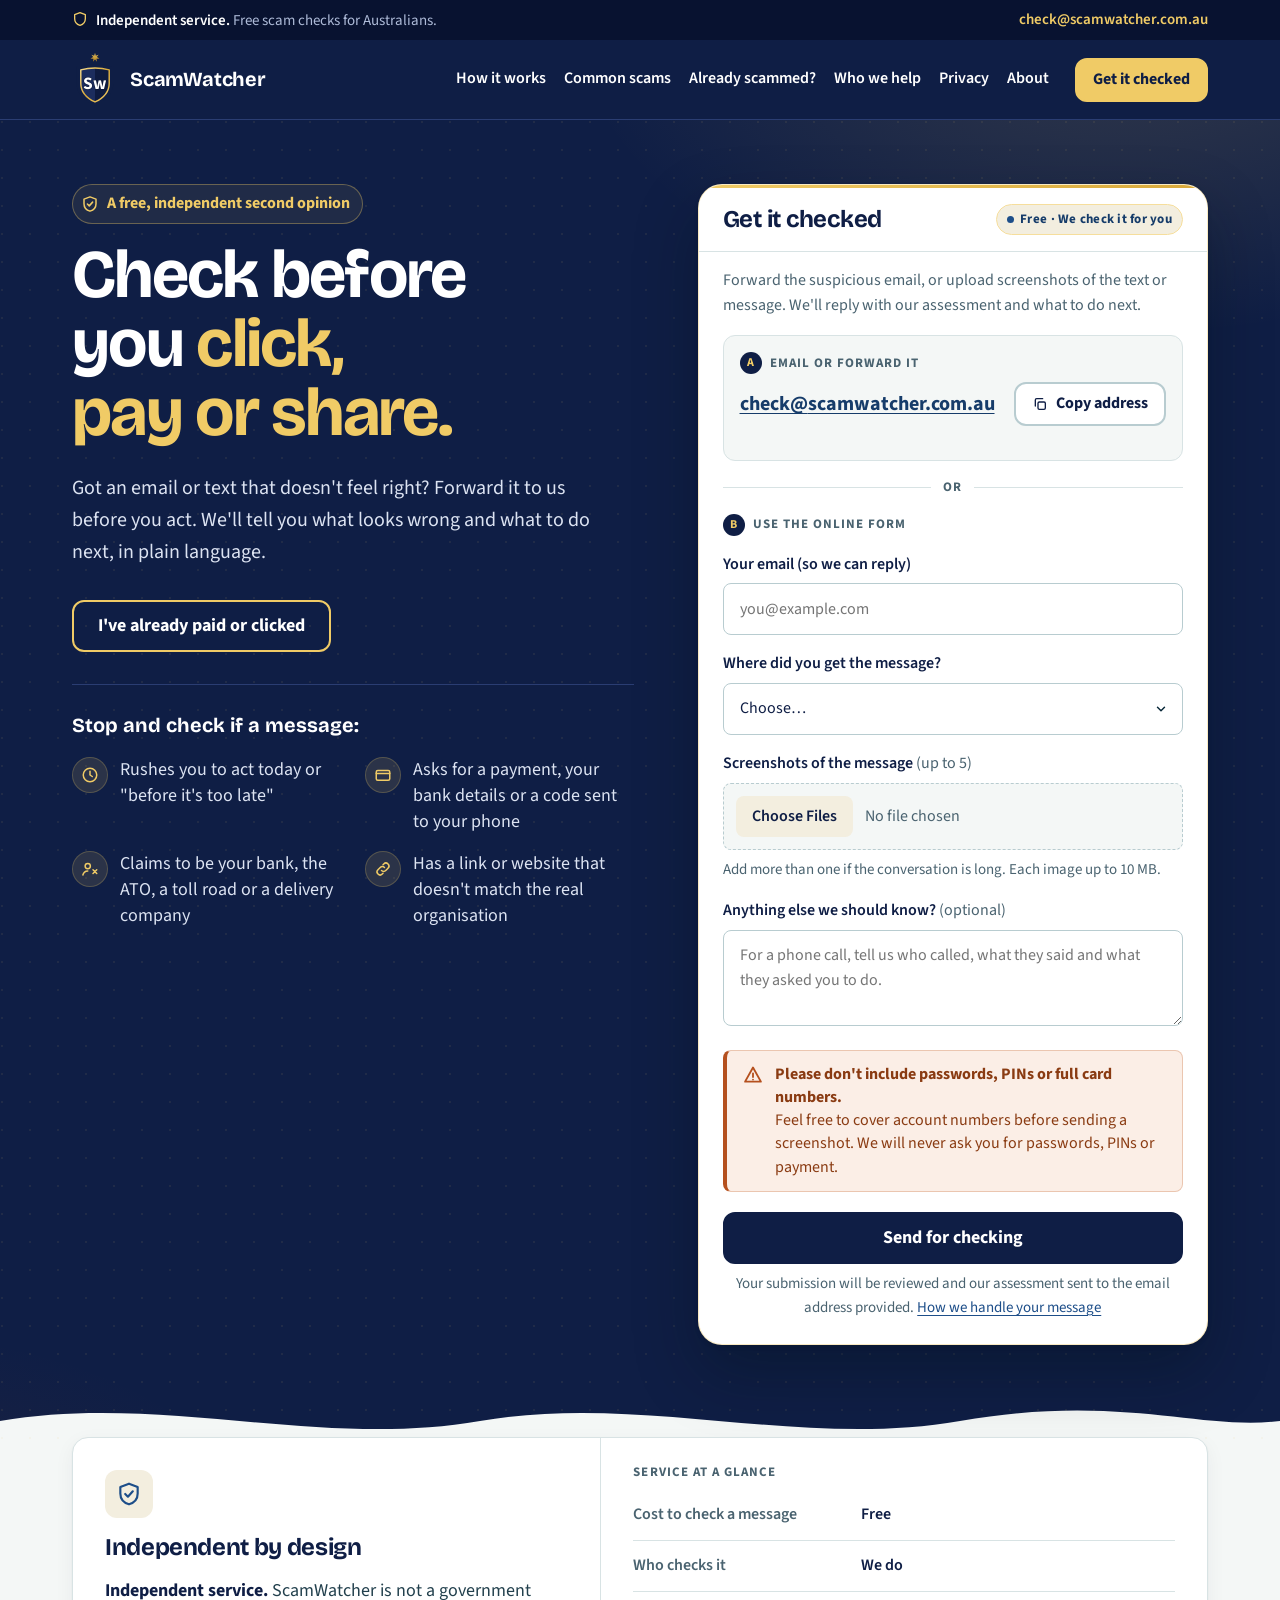
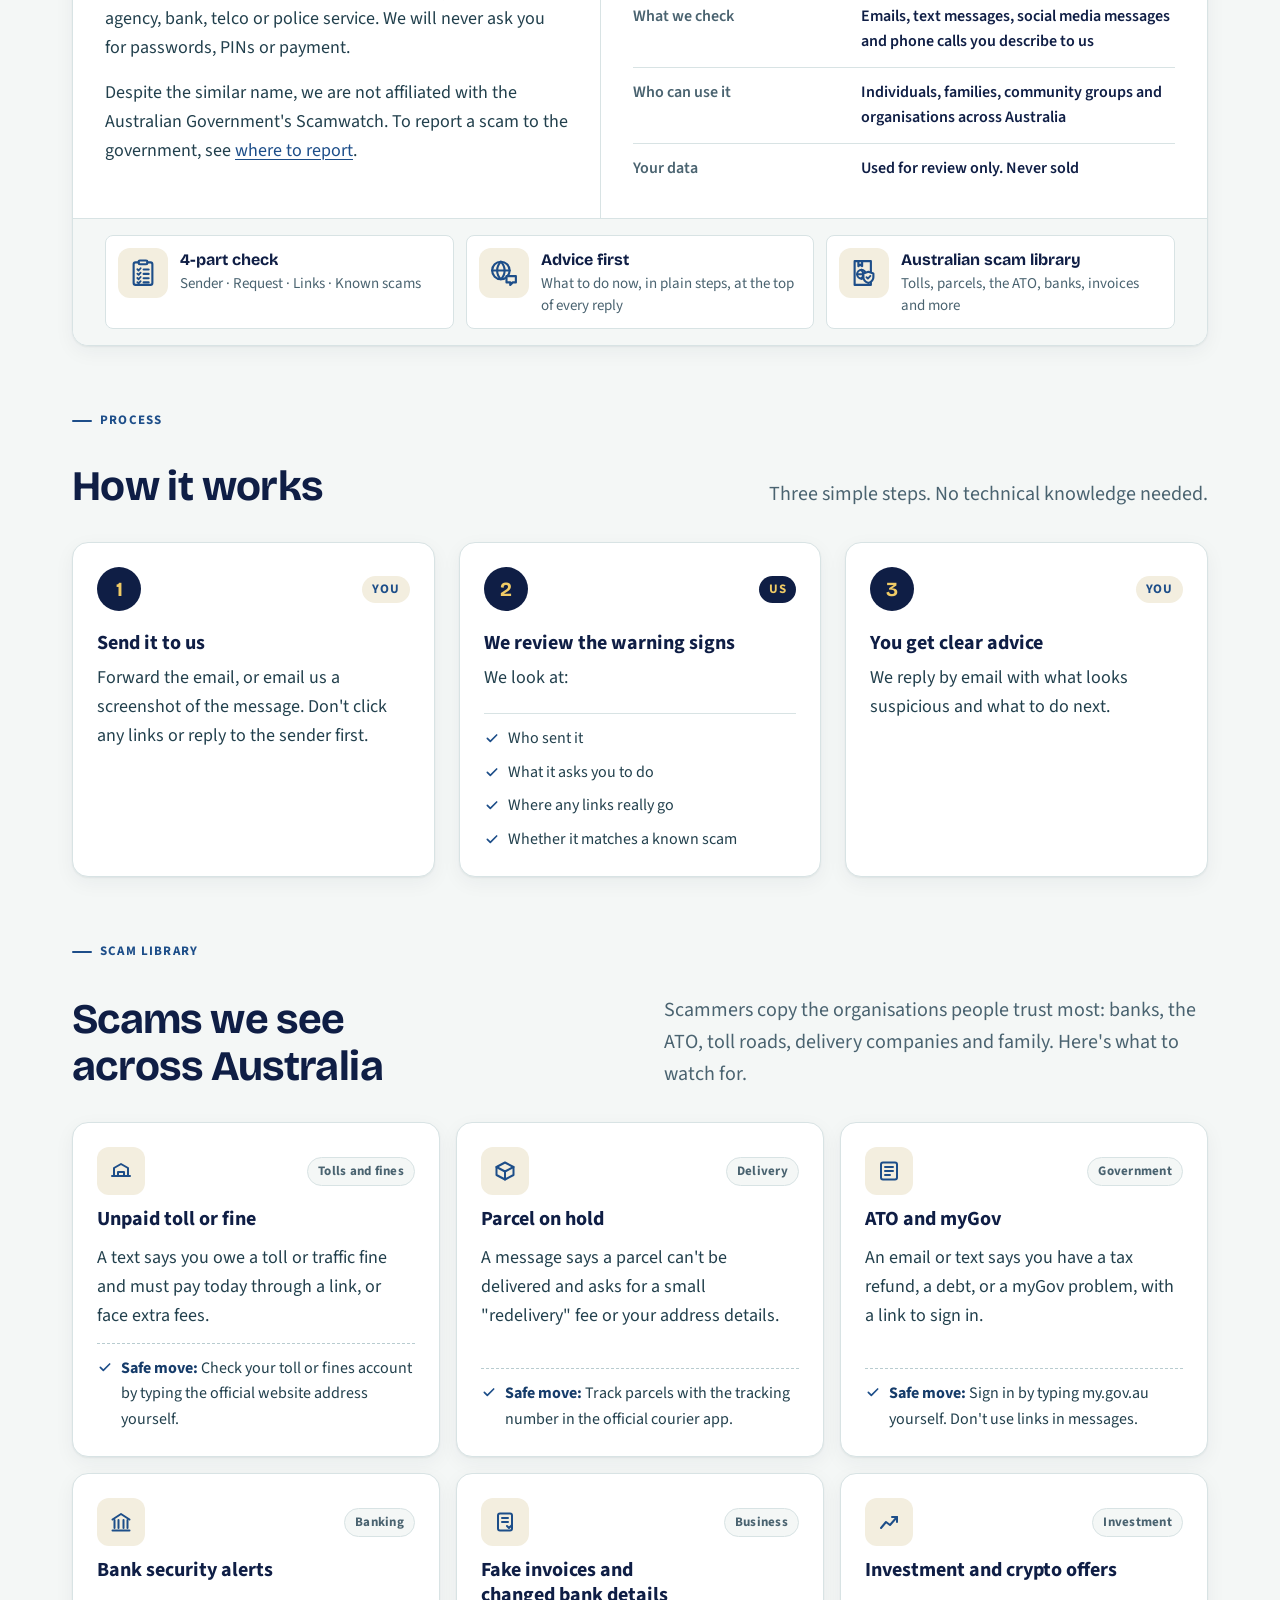
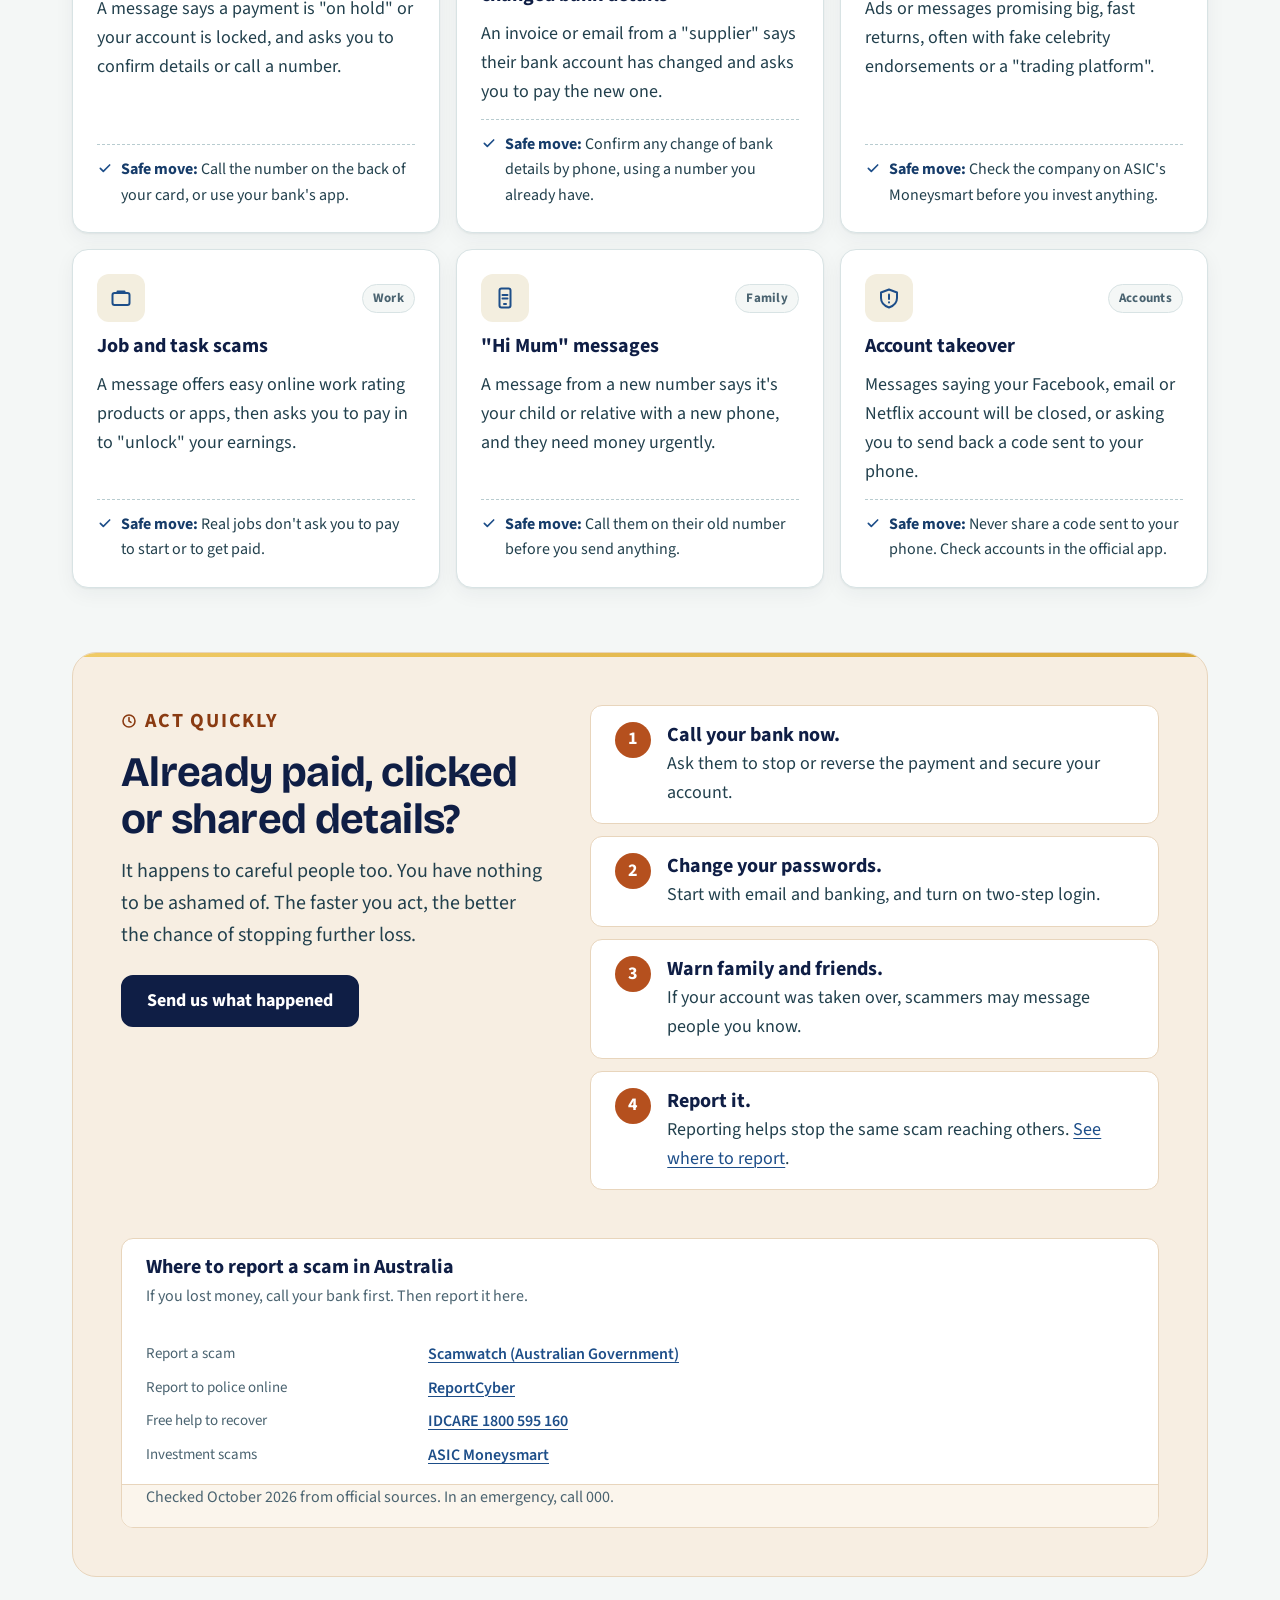
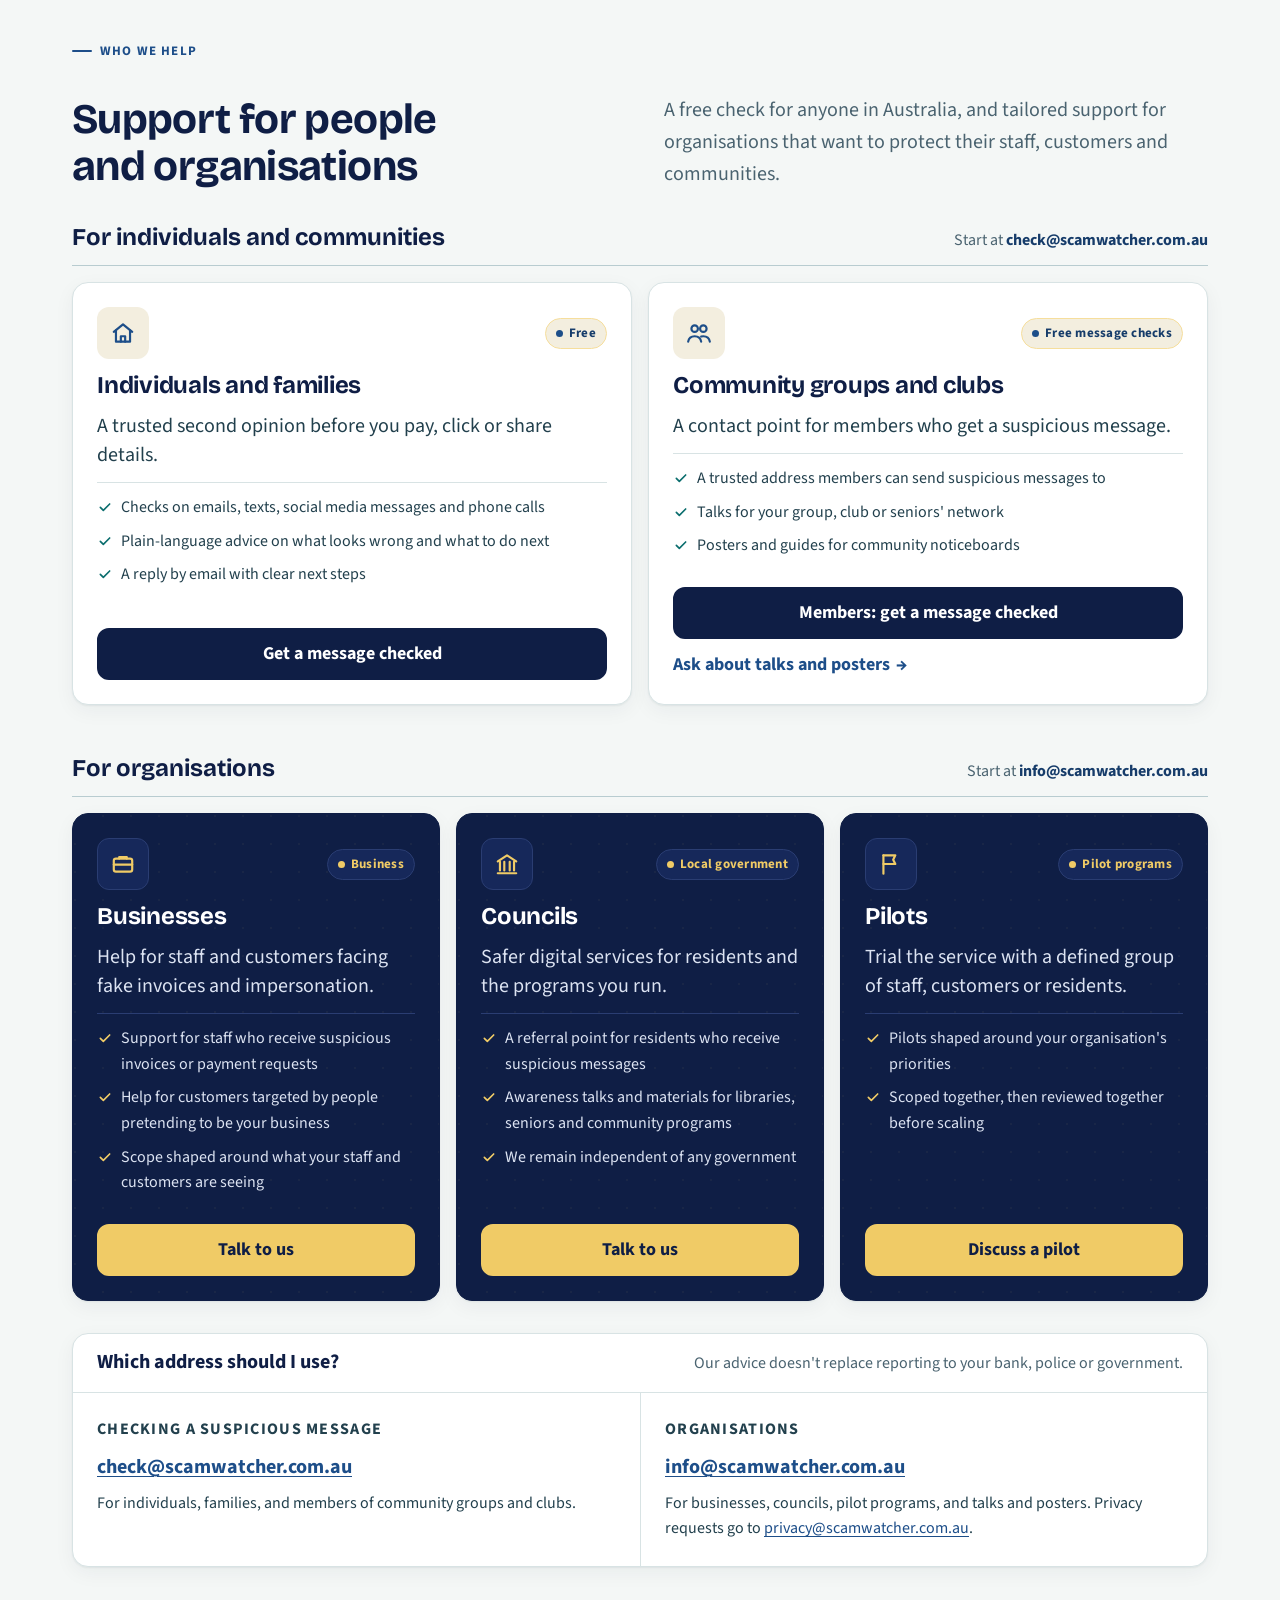
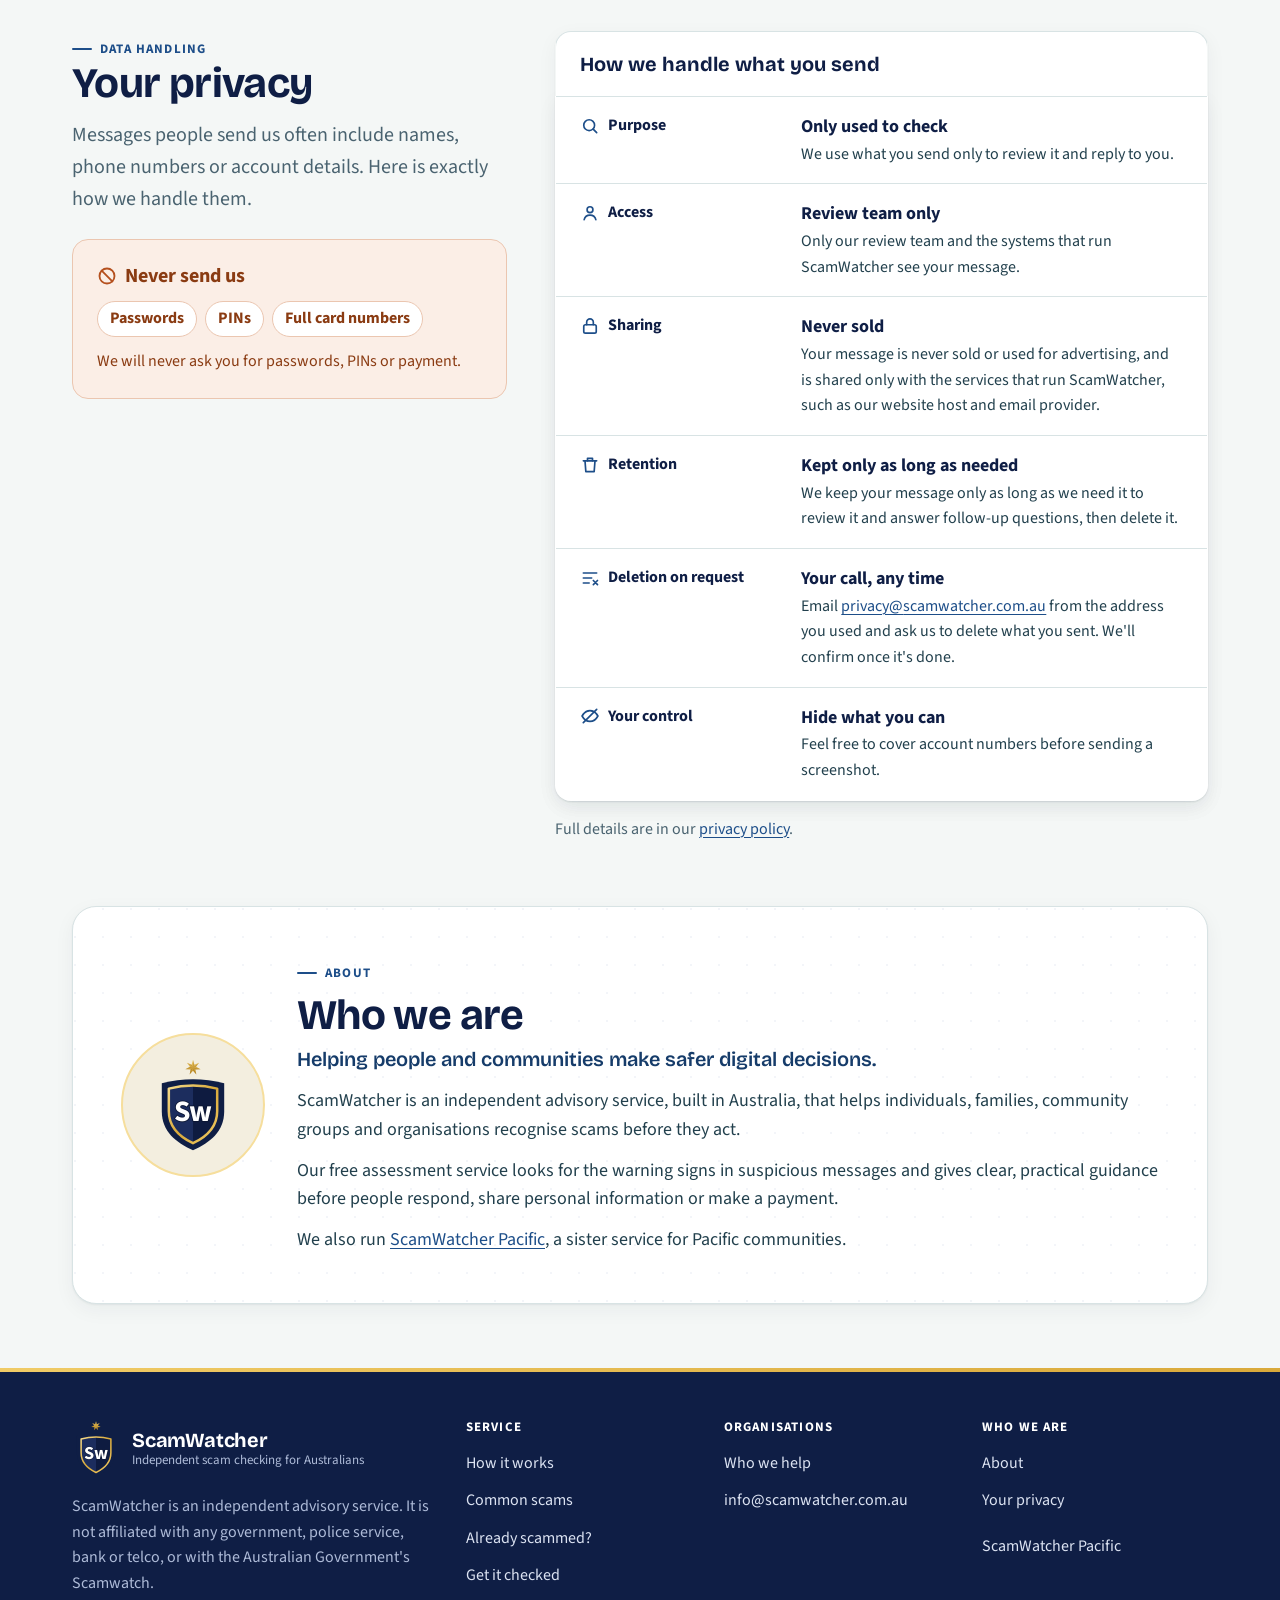
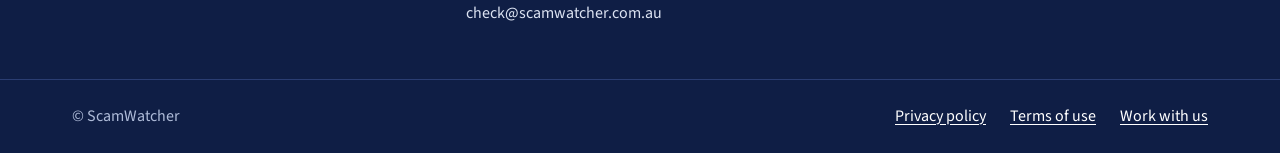
<file: site/index.html>
<!doctype html>
<html lang="en">
<head>
<meta charset="utf-8">
<meta name="viewport" content="width=device-width, initial-scale=1, viewport-fit=cover">
<title>ScamWatcher | Check before you click, pay or share</title>
<meta name="description" content="Independent scam checking for Australians. Forward a suspicious message and get clear advice on what to do next.">
<meta name="theme-color" content="#0F1E45">
<link rel="canonical" href="https://scamwatcher.com.au/">
<!-- Link previews on Facebook, WhatsApp, Messenger and others -->
<meta property="og:type" content="website">
<meta property="og:site_name" content="ScamWatcher">
<meta property="og:url" content="https://scamwatcher.com.au/">
<meta property="og:title" content="ScamWatcher | Check before you click, pay or share">
<meta property="og:description" content="Got a strange message on Facebook, WhatsApp, text or email? Send it to us before you act. Free, independent scam checking.">
<meta property="og:image" content="https://scamwatcher.com.au/share-preview.png">
<meta property="og:image:width" content="1200">
<meta property="og:image:height" content="630">
<meta property="og:image:alt" content="ScamWatcher: Check before you click, pay or share.">
<meta property="og:locale" content="en_AU">
<meta name="twitter:card" content="summary_large_image">
<!-- Favicon: simplified shield-and-star mark (letters are too small to read at tab size) -->
<link rel="icon" href="data:image/svg+xml,%3Csvg xmlns='http://www.w3.org/2000/svg' viewBox='0 0 100 120'%3E%3Cpath d='M50 2 51.8 8.4 57.8 5.8 53.9 11.1 59.8 14.2 53.1 14.5 54.3 21 50 16 45.7 21 46.9 14.5 40.2 14.2 46.1 11.1 42.2 5.8 48.2 8.4Z' fill='%23D9A93A'/%3E%3Cpath d='M10 32Q50 22 90 32V68C90 94 72 108 50 118 28 108 10 94 10 68Z' fill='%230F1E45'/%3E%3Cpath d='M19 39Q50 31 81 39V68C81 89 67 101 50 109 33 101 19 89 19 68Z' fill='%231C2D5E' stroke='%23E2B64C' stroke-width='5'/%3E%3Cpath d='M50 33V108C67 100 81 89 81 68V39Q66 35 50 33Z' fill='%230E1B40'/%3E%3Ctext x='50' y='84' text-anchor='middle' font-family='Arial,sans-serif' font-weight='700' font-size='46' fill='%23fff'%3ES%3C/text%3E%3C/svg%3E">
<link rel="preconnect" href="https://fonts.googleapis.com">
<link rel="preconnect" href="https://fonts.gstatic.com" crossorigin>
<!-- Only the weights in use are requested; display=swap shows system text immediately on slow connections. -->
<link href="https://fonts.googleapis.com/css2?family=Bricolage+Grotesque:opsz,wght@12..96,600;12..96,700&family=Source+Sans+3:wght@400;600;700&display=swap" rel="stylesheet">
<style>
/* ==========================================================
   Design tokens
   ========================================================== */
:root{
  /* Palette: ocean navy + lagoon, with sand and coral used sparingly */
  --ocean-950:#081230;
  --ocean:#0F1E45;
  --ocean-2:#16285A;
  --ocean-3:#2A3D72;
  --lagoon:#F0CB66;
  --lagoon-200:#F6DE9C;
  --lagoon-soft:#F3EEDF;
  --teal:#1D4E89;
  --teal-dark:#163C6A;
  --ground:#F4F7F6;
  --surface:#FFFFFF;
  --sand:#F7EEE2;
  --sand-deep:#E8D5BC;
  --coral:#B5501E;
  --coral-ink:#8A3B12;
  --coral-soft:#FBEEE6;
  --coral-line:#EBC6B0;
  --ink:#22404D;
  --ink-strong:#0F1E45;
  --muted:#4A6370;
  --line:#D8E3E4;
  --line-strong:#B8CCD0;
  --on-dark:#DCE3F2;
  --on-dark-muted:#AEBBD8;
  --focus:#F2B84B;

  /* Type */
  --display:'Bricolage Grotesque','Segoe UI',system-ui,-apple-system,sans-serif;
  --body:'Source Sans 3','Segoe UI',system-ui,-apple-system,sans-serif;
  --fs-2xs:.8125rem;  /* 13: labels only */
  --fs-xs:.9375rem;   /* 15 */
  --fs-sm:1rem;       /* 16 */
  --fs-base:1.125rem; /* 18: larger default for older readers */
  --fs-md:1.25rem;    /* 20 */
  --fs-lg:1.5rem;     /* 24 */
  --fs-xl:clamp(1.875rem,1.35rem + 2vw,2.625rem);
  --fs-hero:clamp(2.5rem,1.6rem + 4.2vw,4.25rem);

  /* Spacing scale (4px base) */
  --s1:4px; --s2:8px; --s3:12px; --s4:16px; --s5:24px; --s6:32px; --s7:48px; --s8:64px; --s9:96px;

  /* Shape and depth */
  --r-sm:8px; --r-md:12px; --r-lg:16px; --r-xl:24px;
  --shadow:0 1px 2px rgba(11,42,58,.06),0 6px 20px rgba(11,42,58,.05);
  --shadow-lg:0 2px 4px rgba(3,15,22,.12),0 28px 64px rgba(3,15,22,.32);

  --max:1200px;

  /* Background textures as tiny inline SVG (no extra downloads) */
  /* Stick-chart inspired: swell lines with island points, after Marshallese navigation charts */
  --motif-chart:url("data:image/svg+xml,%3Csvg xmlns='http://www.w3.org/2000/svg' width='28' height='28'%3E%3Ccircle cx='2' cy='2' r='1' fill='%23F0CB66' fill-opacity='.10'/%3E%3C/svg%3E");
  /* Light stick-chart for pale surfaces */
  --motif-chart-ink:url("data:image/svg+xml,%3Csvg xmlns='http://www.w3.org/2000/svg' width='28' height='28'%3E%3Ccircle cx='2' cy='2' r='1' fill='%231D4E89' fill-opacity='.07'/%3E%3C/svg%3E");
  /* Woven / tapa-inspired band: alternating triangles */
  --motif-weave:url("data:image/svg+xml,%3Csvg xmlns='http://www.w3.org/2000/svg' width='24' height='10' viewBox='0 0 24 10'%3E%3Cpath d='M0 10 L6 0 L12 10 Z' fill='%23B5501E' fill-opacity='.55'/%3E%3Cpath d='M12 0 L18 10 L24 0 Z' fill='%230B2A3A' fill-opacity='.85'/%3E%3C/svg%3E");
  --motif-weave-light:url("data:image/svg+xml,%3Csvg xmlns='http://www.w3.org/2000/svg' width='24' height='10' viewBox='0 0 24 10'%3E%3Cpath d='M0 10 L6 0 L12 10 Z' fill='%23F0CB66' fill-opacity='.55'/%3E%3Cpath d='M12 0 L18 10 L24 0 Z' fill='%23F6EBDD' fill-opacity='.35'/%3E%3C/svg%3E");
  --select-arrow:url("data:image/svg+xml,%3Csvg xmlns='http://www.w3.org/2000/svg' width='14' height='14' viewBox='0 0 24 24' fill='none' stroke='%230B2A3A' stroke-width='2.5' stroke-linecap='round' stroke-linejoin='round'%3E%3Cpath d='M6 9l6 6 6-6'/%3E%3C/svg%3E");
}

/* ==========================================================
   Base
   ========================================================== */
*,*::before,*::after{box-sizing:border-box}
html{scroll-behavior:smooth;scroll-padding-top:calc(env(safe-area-inset-top,0px) + 12px);-webkit-text-size-adjust:100%;text-size-adjust:100%}
@media (prefers-reduced-motion:reduce){
  html{scroll-behavior:auto}
  *,*::before,*::after{transition:none!important;animation:none!important}
}
body{margin:0;background:var(--ground);color:var(--ink);font-family:var(--body);font-size:var(--fs-base);line-height:1.6;padding-bottom:env(safe-area-inset-bottom,0px);overflow-x:hidden}
img,svg{max-width:100%}
a{color:var(--teal);text-underline-offset:3px;text-decoration-thickness:1px}
a:hover{color:var(--ocean)}
:focus-visible{outline:3px solid var(--focus);outline-offset:3px;border-radius:6px}
h1,h2,h3{color:var(--ink-strong);margin:0;text-wrap:balance}
h1,h2{font-family:var(--display);font-weight:700;letter-spacing:-.015em}
h2{font-size:var(--fs-xl);line-height:1.12;margin-bottom:var(--s3)}
h3{font-size:var(--fs-md);line-height:1.25;margin-bottom:var(--s2);font-weight:700}
p{margin:0}
ul,ol{margin:0;padding:0}
table{border-collapse:collapse;width:100%}
.wrap{max-width:var(--max);margin:0 auto;padding-inline:var(--s4)}
.section{padding-block:var(--s7)}
.section-head{display:grid;gap:var(--s3);margin-bottom:var(--s6)}
.section-head h2{margin-bottom:0;max-width:20ch}
.lead{color:var(--muted);font-size:var(--fs-md);max-width:620px}
.skip{position:absolute;left:-9999px;top:0;background:#fff;color:var(--ocean);padding:var(--s3) var(--s4);z-index:50;font-weight:700}
.skip:focus{left:var(--s3);top:var(--s3)}
.visually-hidden{position:absolute!important;width:1px;height:1px;padding:0;margin:-1px;overflow:hidden;clip:rect(0,0,0,0);white-space:nowrap;border:0}

/* Eyebrow labels give each section a clear, product-like index */
.eyebrow{display:inline-flex;align-items:center;gap:var(--s2);font-size:var(--fs-2xs);font-weight:700;letter-spacing:.09em;text-transform:uppercase;color:var(--teal)}
.eyebrow::before{content:"";width:20px;height:2px;background:currentColor;border-radius:2px}
.eyebrow-num{font-variant-numeric:tabular-nums;color:var(--muted)}
.on-dark .eyebrow,.eyebrow.on-dark{color:var(--lagoon)}

/* Woven band used to mark key transitions */
.weave{height:4px;background:linear-gradient(90deg,#F0CB66,#D9A93A)}
.weave-light{background-image:var(--motif-weave-light)}
.weave-thin{height:3px}

/* Placeholders: visible, dashed, impossible to miss before launch */
.placeholder{display:flex;align-items:center;justify-content:center;min-height:56px;padding:var(--s2) var(--s3);border:1.5px dashed var(--line-strong);border-radius:var(--r-sm);color:var(--muted);font-size:var(--fs-2xs);font-weight:600;text-align:center;background:var(--surface)}
.ph{background:#FFF7E3;border-bottom:1.5px dashed #C9A24A;padding:0 .2em;border-radius:3px;font-weight:600;color:inherit}
.on-dark .ph,.aud-org .ph{background:rgba(242,184,75,.16);border-bottom-color:var(--focus)}

/* ==========================================================
   Buttons
   ========================================================== */
.btn{display:inline-flex;align-items:center;justify-content:center;gap:var(--s2);min-height:52px;padding:var(--s3) var(--s5);border-radius:var(--r-md);font-weight:700;text-decoration:none;font-family:inherit;font-size:var(--fs-base);line-height:1.2;cursor:pointer;border:2px solid transparent;text-align:center;transition:background-color .15s,border-color .15s,color .15s}
.btn-primary{background:var(--lagoon);color:var(--ocean);border-color:var(--lagoon)}
.btn-primary:hover{background:#9EDFD6;border-color:#9EDFD6;color:var(--ocean)}
.btn-dark{background:var(--ocean);color:#fff;border-color:var(--ocean)}
.btn-dark:hover{background:var(--teal-dark);border-color:var(--teal-dark);color:#fff}
.btn-outline{border-color:var(--lagoon);color:#fff;background:transparent}
.btn-outline:hover{background:var(--ocean-2);color:#fff}
.btn-line{border-color:var(--line-strong);color:var(--ink-strong);background:var(--surface)}
.btn-line:hover{border-color:var(--teal);color:var(--teal-dark)}
.btn-sm{min-height:44px;padding:var(--s2) var(--s4);font-size:var(--fs-sm)}
.btn svg{flex:none}
.link-arrow{display:inline-flex;align-items:center;gap:6px;font-weight:700;text-decoration:none}
.link-arrow:hover{text-decoration:underline}

/* ==========================================================
   Independence bar + header
   ========================================================== */
.util{background:var(--ocean-950);color:var(--on-dark-muted);font-size:var(--fs-xs);padding-top:env(safe-area-inset-top,0px)}
.util .wrap{display:flex;flex-wrap:wrap;align-items:center;justify-content:space-between;gap:var(--s1) var(--s5);padding-block:var(--s2)}
.util p{display:flex;align-items:flex-start;gap:var(--s2);line-height:1.4}
.util p svg{flex:none;margin-top:1px}
.util strong{color:#fff;font-weight:600}
.util a{color:var(--lagoon);font-weight:600;text-decoration:none;display:none}
.util a:hover{color:#fff;text-decoration:underline}

.site-header{background:var(--ocean);color:#fff;border-bottom:1px solid var(--ocean-3);position:relative;z-index:20}
.header-inner{display:flex;flex-wrap:wrap;align-items:center;justify-content:space-between;gap:var(--s3) var(--s4);padding-block:var(--s3)}
.brand{display:flex;align-items:center;gap:var(--s3);color:#fff;text-decoration:none;min-width:0}
.brand:hover{color:#fff}
.brand svg{flex:none}
.brand-name{display:block;font-family:var(--display);font-weight:700;font-size:var(--fs-md);line-height:1.15;letter-spacing:-.01em}
.brand-tag{display:block;font-size:.8125rem;color:var(--on-dark-muted);line-height:1.3}
/* Keep the full desktop nav on one row; the tagline stays in the footer and the independence bar */
@media (min-width:1200px){.site-header .brand-tag{display:none}}
.menu-btn{display:none;align-items:center;gap:var(--s2);min-height:44px;padding:var(--s2) var(--s3);border:1px solid var(--ocean-3);border-radius:var(--r-sm);background:var(--ocean-2);color:#fff;font:inherit;font-size:var(--fs-sm);font-weight:600;cursor:pointer}
.menu-btn .bar-close{display:none}
.menu-btn[aria-expanded="true"] .bar-open{display:none}
.menu-btn[aria-expanded="true"] .bar-close{display:block}
.nav{display:flex;flex-wrap:wrap;align-items:center;gap:var(--s1) var(--s5);width:100%}
.nav a:not(.btn){color:#fff;text-decoration:none;font-weight:600;font-size:var(--fs-sm);padding:var(--s3) 0;border-bottom:2px solid transparent}
.nav a:not(.btn):hover{border-bottom-color:var(--lagoon);color:#fff}
.nav .btn{margin-left:auto}
/* With JS, the small-screen nav collapses behind an accessible toggle. Without JS it simply stays open. */
@media (max-width:1199px){
  .js .menu-btn{display:inline-flex}
  .js .nav{display:none;flex-direction:column;align-items:stretch;gap:0;padding-bottom:var(--s3)}
  .js .nav.open{display:flex}
  .js .nav a:not(.btn){padding:var(--s3) 0;border-bottom:1px solid var(--ocean-3)}
  .js .nav .btn{margin:var(--s4) 0 0}
}

/* ==========================================================
   Hero: the promise and the submission flow, side by side
   ========================================================== */
.hero{position:relative;color:#fff;padding-top:var(--s7);overflow:hidden;background:radial-gradient(900px 520px at 88% -8%,rgba(240,203,102,.16),transparent 62%),radial-gradient(700px 420px at -10% 110%,rgba(181,80,30,.10),transparent 60%),var(--ocean)}
.hero::before{content:"";position:absolute;inset:0;background:var(--motif-chart);background-size:28px 28px;pointer-events:none}
.hero-grid{position:relative;display:grid;gap:var(--s6);grid-template-areas:"intro" "console" "flags"}
.hero-intro{grid-area:intro}
.hero-flags{grid-area:flags}
.console{grid-area:console}
.hero-kicker{display:inline-flex;align-items:center;gap:var(--s2);color:var(--lagoon);font-weight:700;font-size:var(--fs-sm);margin-bottom:var(--s4);padding:6px var(--s3) 6px var(--s2);border:1px solid rgba(240,203,102,.35);border-radius:999px;background:rgba(240,203,102,.08)}
.hero h1{color:#fff;font-size:var(--fs-hero);line-height:1.02;margin-bottom:var(--s5);max-width:13ch;letter-spacing:-.025em}
.hero h1 em{font-style:normal;color:var(--lagoon)}
.hero-text{font-size:var(--fs-md);color:var(--on-dark);max-width:540px;margin-bottom:var(--s6)}
.actions{display:flex;flex-wrap:wrap;gap:var(--s3)}
.actions .btn{flex:1 1 240px}

.hero-flags{border-top:1px solid var(--ocean-3);padding-top:var(--s5)}
.flags-title{font-family:var(--display);font-weight:700;font-size:var(--fs-md);margin-bottom:var(--s4);color:#fff}
.flags{list-style:none;display:grid;gap:var(--s3)}
.flags li{display:flex;gap:var(--s3);align-items:flex-start;color:var(--on-dark);line-height:1.45}
.flags .ico{flex:none;width:36px;height:36px;border-radius:50%;background:rgba(240,203,102,.12);border:1px solid rgba(240,203,102,.22);display:flex;align-items:center;justify-content:center}
.wave{display:block;width:100%;height:56px;margin-top:var(--s7)}

/* Submission console */
.console{position:relative;background:var(--surface);color:var(--ink);border-radius:var(--r-xl);box-shadow:var(--shadow-lg);overflow:hidden;border:1px solid rgba(240,203,102,.4);align-self:start}
.console-head{display:flex;flex-wrap:wrap;align-items:center;justify-content:space-between;gap:var(--s2) var(--s3);padding:var(--s4) var(--s5);border-bottom:1px solid var(--line);background:var(--surface)}
.console-head h2{font-size:1.5rem;margin:0;letter-spacing:-.01em}
.chip{display:inline-flex;align-items:center;gap:6px;padding:4px 10px;border-radius:999px;font-size:var(--fs-2xs);font-weight:700;letter-spacing:.02em;background:var(--lagoon-soft);color:var(--teal-dark);border:1px solid var(--lagoon-200);white-space:nowrap}
.chip .dot{width:7px;height:7px;border-radius:50%;background:var(--teal)}
.send-tips{list-style:none;margin:var(--s2) 0 0;padding:0;display:grid;gap:var(--s2)}
.send-tips li{display:flex;gap:var(--s2);align-items:flex-start;font-size:var(--fs-sm);line-height:1.45}
.send-tips svg{flex:none;margin-top:4px}
.console > .alert{margin:var(--s4) var(--s5) 0}
.console > .form-foot{margin:var(--s3) var(--s5) var(--s5)}
.console-sub{padding:var(--s4) var(--s5) 0;color:var(--muted);font-size:var(--fs-sm)}
.route{margin:var(--s4) var(--s5) 0;padding:var(--s4);border:1px solid var(--line);border-radius:var(--r-md);background:var(--ground)}
.route-label{display:flex;align-items:center;gap:var(--s2);font-size:var(--fs-2xs);font-weight:700;letter-spacing:.08em;text-transform:uppercase;color:var(--muted);margin-bottom:var(--s2)}
.route-num{display:inline-flex;align-items:center;justify-content:center;width:22px;height:22px;border-radius:50%;background:var(--ocean);color:var(--lagoon);font-size:.75rem;letter-spacing:0}
.route-row{display:flex;flex-wrap:wrap;align-items:center;gap:var(--s2) var(--s3);justify-content:space-between}
.route-email{font-size:var(--fs-md);font-weight:700;overflow-wrap:break-word;color:var(--teal-dark)}
.route-email:hover{color:var(--ocean)}
.copy-btn{display:none}
.has-clipboard .copy-btn{display:inline-flex}
.hp{position:absolute!important;left:-9999px;width:1px;height:1px;overflow:hidden}
.form-result{padding:var(--s3) var(--s4);border-radius:var(--r-sm);font-size:var(--fs-sm);line-height:1.45;border:1px solid var(--line);background:var(--ground);color:var(--ink-strong)}
.form-result.is-ok{background:var(--lagoon-soft);border-color:var(--lagoon-200);color:var(--teal-dark)}
.form-result.is-error{background:var(--coral-soft);border-color:var(--coral-line);color:var(--coral-ink)}
.form-result strong{display:block}
.field-hint{margin:2px 0 0;font-size:var(--fs-xs);color:var(--muted)}
.copy-status{font-size:var(--fs-xs);color:var(--teal-dark);font-weight:600;min-height:1.2em}
.or{display:flex;align-items:center;gap:var(--s3);margin:var(--s4) var(--s5) 0;color:var(--muted);font-size:var(--fs-2xs);font-weight:700;letter-spacing:.08em;text-transform:uppercase}
.or::before,.or::after{content:"";flex:1;height:1px;background:var(--line)}
.check-form{padding:var(--s4) var(--s5) var(--s5);display:flex;flex-direction:column;gap:var(--s2)}
.check-form .route-label{margin-bottom:0}
.field-row{display:grid;gap:var(--s2) var(--s4)}
.field{display:flex;flex-direction:column;gap:6px;margin-top:var(--s2)}
.check-form label{font-weight:600;color:var(--ink-strong);font-size:var(--fs-sm)}
.check-form .opt{font-weight:400;color:var(--muted)}
.check-form input[type=email],.check-form input[type=text],.check-form select,.check-form textarea{min-height:52px;border-radius:var(--r-sm);border:1px solid var(--line-strong);background:#fff;padding:var(--s3) var(--s4);font:inherit;font-size:var(--fs-sm);color:var(--ocean);width:100%;transition:border-color .15s,box-shadow .15s}
.check-form input:hover,.check-form select:hover,.check-form textarea:hover{border-color:#8FAAB1}
.check-form input:focus,.check-form select:focus,.check-form textarea:focus{border-color:var(--teal);box-shadow:0 0 0 3px rgba(11,110,110,.15)}
.check-form select{appearance:none;-webkit-appearance:none;background:#fff var(--select-arrow) no-repeat right 14px center;padding-right:40px}
.check-form textarea{min-height:96px;resize:vertical}
.check-form input[type=file]{font:inherit;font-size:var(--fs-sm);color:var(--muted);padding:var(--s3);border:1.5px dashed var(--line-strong);border-radius:var(--r-sm);width:100%;background:var(--ground)}
.check-form input[type=file]::file-selector-button{font:inherit;font-weight:600;margin-right:var(--s3);padding:var(--s2) var(--s4);border-radius:var(--r-sm);border:0;background:var(--lagoon-soft);color:var(--ocean);cursor:pointer}
.alert{display:flex;gap:var(--s3);align-items:flex-start;margin-top:var(--s4);padding:var(--s3) var(--s4);background:var(--coral-soft);border:1px solid var(--coral-line);border-left:4px solid var(--coral);border-radius:var(--r-sm);color:var(--coral-ink);font-size:var(--fs-sm);line-height:1.45}
.alert svg{flex:none;margin-top:2px}
.alert strong{display:block;color:var(--coral-ink)}
.check-form .btn{margin-top:var(--s3);width:100%}
.form-foot{font-size:var(--fs-xs);color:var(--muted);text-align:center}

/* ==========================================================
   Assurance: independence statement + service facts
   ========================================================== */
.assurance{position:relative;margin-top:calc(-1 * var(--s3))}
.trust{background:var(--surface);border:1px solid var(--line);border-radius:var(--r-lg);box-shadow:var(--shadow);overflow:hidden}
.trust-grid{display:grid}
.trust-main{display:flex;flex-direction:column;gap:var(--s4);padding:var(--s5)}
.trust-main .ico{flex:none;width:48px;height:48px;border-radius:var(--r-md);background:var(--lagoon-soft);display:flex;align-items:center;justify-content:center}
.trust-main h2{font-size:var(--fs-lg);margin:0}
.trust-main strong{color:var(--ink-strong)}
.trust-main p{color:var(--ink)}
.facts{padding:var(--s2) var(--s5) var(--s5);border-top:1px solid var(--line)}
.facts caption{text-align:left;padding:var(--s4) 0 var(--s2);font-size:var(--fs-2xs);font-weight:700;letter-spacing:.08em;text-transform:uppercase;color:var(--muted)}
.facts th,.facts td{text-align:left;vertical-align:top;padding:var(--s3) 0;border-top:1px solid var(--line);font-size:var(--fs-sm)}
.facts tr:first-child th,.facts tr:first-child td{border-top:0}
.facts th{font-weight:600;color:var(--muted);width:42%;padding-right:var(--s4)}
.facts td{color:var(--ink-strong);font-weight:600}
.trust-slots{list-style:none;margin:0;display:grid;grid-template-columns:repeat(auto-fit,minmax(220px,1fr));gap:var(--s3);padding:var(--s4) var(--s5);background:var(--ground);border-top:1px solid var(--line)}
.point{display:flex;gap:var(--s3);align-items:flex-start;padding:var(--s3);background:var(--surface);border:1px solid var(--line);border-radius:var(--r-sm)}
.point-ico{flex:none;width:50px;height:50px;border-radius:var(--r-md);background:var(--lagoon-soft);display:flex;align-items:center;justify-content:center}
.point-text{display:flex;flex-direction:column;gap:2px;font-size:var(--fs-xs);line-height:1.45;color:var(--muted)}
.point-text strong{font-family:var(--display);font-weight:700;font-size:var(--fs-sm);color:var(--ink-strong)}

/* ==========================================================
   Cards and grids
   ========================================================== */
.grid{display:grid;gap:var(--s4)}
.card{background:var(--surface);border:1px solid var(--line);border-radius:var(--r-lg);padding:var(--s5);box-shadow:var(--shadow)}
.card p{color:var(--ink)}

/* How it works: connected stepper, like a voyaging route */
.steps{list-style:none;position:relative}
.step{position:relative;display:flex;flex-direction:column;gap:var(--s2)}
.step-top{display:flex;align-items:center;gap:var(--s3);margin-bottom:var(--s3)}
.step-num{flex:none;width:44px;height:44px;border-radius:50%;background:var(--ocean);color:var(--lagoon);display:flex;align-items:center;justify-content:center;font-family:var(--display);font-weight:700;font-size:var(--fs-md,1.25rem)}
.step-label{margin-left:auto;padding:3px 10px;border-radius:999px;background:var(--lagoon-soft);color:#1D4E89;font-size:var(--fs-2xs);font-weight:700;letter-spacing:.06em;text-transform:uppercase}
.step-label.us{background:var(--ocean);color:var(--lagoon)}
.step h3{margin-bottom:0}
.checklist{list-style:none;display:grid;gap:var(--s2);margin-top:var(--s3);padding-top:var(--s3);border-top:1px solid var(--line)}
.checklist li{display:flex;gap:var(--s2);align-items:flex-start;font-size:var(--fs-sm);color:var(--ink)}
.checklist svg{flex:none;margin-top:4px}

/* Scam library modules */
.scam{display:flex;flex-direction:column;gap:var(--s3);transition:border-color .15s}
.scam:hover{border-color:var(--line-strong)}
.scam-top{display:flex;align-items:center;justify-content:space-between;gap:var(--s3)}
.scam-ico{width:48px;height:48px;border-radius:var(--r-md);background:var(--lagoon-soft);display:flex;align-items:center;justify-content:center}
.tag{display:inline-flex;align-items:center;padding:3px 10px;border-radius:999px;border:1px solid var(--line);background:var(--ground);font-size:var(--fs-2xs);font-weight:700;color:var(--muted);letter-spacing:.02em}
.scam h3{margin-bottom:0}
.scam-pattern{color:var(--ink)}
.safe{margin-top:auto;padding-top:var(--s3);border-top:1px dashed var(--line-strong);display:flex;gap:var(--s2);align-items:flex-start;font-size:var(--fs-sm);color:var(--ink-strong)}
.safe svg{flex:none;margin-top:3px}
.safe b{color:var(--teal-dark)}

/* ==========================================================
   Already scammed: incident response playbook
   ========================================================== */
.help-panel{background:var(--sand);border:1px solid var(--sand-deep);border-radius:var(--r-xl);overflow:hidden}
.help-body{display:grid;gap:var(--s6);padding:var(--s6) var(--s5)}
.help-kicker{display:inline-flex;align-items:center;gap:var(--s2);color:var(--coral-ink);font-weight:700;font-size:var(--fs-2xs);letter-spacing:.09em;text-transform:uppercase;margin-bottom:var(--s3)}
.help-intro h2{max-width:16ch}
.help-intro p{font-size:var(--fs-md)}
.help-intro .btn{margin-top:var(--s5)}
.playbook{list-style:none;display:grid;gap:var(--s3)}
.playbook li{background:var(--surface);border:1px solid var(--sand-deep);border-radius:var(--r-md);padding:var(--s4) var(--s5);display:flex;gap:var(--s4);align-items:flex-start}
.help-num{flex:none;width:36px;height:36px;border-radius:50%;background:var(--coral);color:#fff;font-weight:700;display:flex;align-items:center;justify-content:center;font-variant-numeric:tabular-nums}
.playbook strong{display:block;color:var(--ink-strong);font-size:var(--fs-md);line-height:1.3;margin-bottom:2px}
.playbook p{color:var(--ink)}
.report{padding:0 var(--s5) var(--s6)}
.report-card{background:var(--surface);border:1px solid var(--sand-deep);border-radius:var(--r-md);overflow:hidden}
.report-card h3{padding:var(--s4) var(--s5) var(--s1);margin:0;font-size:var(--fs-md)}
.report-card > p{padding:0 var(--s5) var(--s4);color:var(--muted);font-size:var(--fs-sm)}
.report-pick{display:flex;flex-wrap:wrap;align-items:center;gap:var(--s2) var(--s3);padding:0 var(--s5) var(--s4)}
.report-pick label{font-weight:600;color:var(--ink-strong);font-size:var(--fs-sm)}
.report-pick select{min-height:44px;min-width:220px;max-width:100%;padding:8px 36px 8px 12px;border:1.5px solid var(--line-strong);border-radius:var(--r-sm);background:var(--surface);font:inherit;color:var(--ink-strong)}
.report-list{border-top:1px solid var(--sand-deep)}
.report-country{padding:var(--s4) var(--s5);border-bottom:1px solid var(--sand-deep)}
.report-country h4{margin:0 0 var(--s2);font-family:var(--display);font-size:var(--fs-sm);color:var(--ink-strong)}
.report-country dl{margin:0;display:grid;gap:var(--s2)}
.report-country dl div{display:grid;grid-template-columns:minmax(0,15em) minmax(0,1fr);gap:var(--s3)}
.report-country dt{color:var(--muted);font-size:var(--fs-xs)}
.report-country dd{margin:0;font-weight:600;color:var(--ink-strong);font-size:var(--fs-sm);overflow-wrap:anywhere}
.report-country a{color:#1D4E89}
.js .report-country{display:none}
.js .report-country.is-shown{display:block;border-bottom:0}
.js .report-list:not(.has-choice){border-top:0}
.report-pick.js-only{display:none}
.js .report-pick.js-only{display:flex}
.report-note{padding:var(--s3) var(--s5) var(--s4);margin:0;color:var(--muted);font-size:var(--fs-2xs);border-top:1px solid var(--sand-deep);background:#FBF5EC}
@media (max-width:639px){
  .report-country dl div{grid-template-columns:1fr;gap:0}
  .report-pick select{width:100%}
}

/* ==========================================================
   Who we help: service tiers by audience
   ========================================================== */
.tier-group + .tier-group{margin-top:var(--s7)}
.tier-head{display:flex;flex-wrap:wrap;align-items:baseline;justify-content:space-between;gap:var(--s2) var(--s4);padding-bottom:var(--s3);margin-bottom:var(--s4);border-bottom:1px solid var(--line-strong)}
.tier-head h3{font-family:var(--display);font-size:var(--fs-lg);margin:0}
.tier-head p{color:var(--muted);font-size:var(--fs-sm)}
.tier-head code{font-family:inherit;font-weight:700;color:var(--teal-dark)}
.audience{list-style:none}
.aud{display:flex;flex-direction:column;gap:var(--s3);height:100%}
.aud-top{display:flex;align-items:center;justify-content:space-between;gap:var(--s3)}
.aud-ico{width:52px;height:52px;border-radius:var(--r-md);display:flex;align-items:center;justify-content:center}
.aud h4{font-family:var(--display);font-size:var(--fs-lg);line-height:1.2;margin:0;color:var(--ink-strong);letter-spacing:-.01em}
.aud-desc{font-size:var(--fs-md);line-height:1.45}
.incl{list-style:none;display:grid;gap:var(--s2);padding-top:var(--s3);border-top:1px solid var(--line);font-size:var(--fs-sm)}
.incl li{display:flex;gap:var(--s2);align-items:flex-start}
.incl svg{flex:none;margin-top:4px}
.aud-cta{margin-top:auto;padding-top:var(--s4);display:flex;flex-direction:column;gap:var(--s3)}
.aud-cta .btn{width:100%}
.aud-community .aud-ico{background:var(--lagoon-soft)}
.chip-free{background:var(--lagoon-soft)}
.aud-org{background:var(--ocean);border-color:var(--ocean);color:var(--on-dark);position:relative;overflow:hidden}
.aud-org::before{content:"";position:absolute;inset:0;background:var(--motif-chart);background-size:28px 28px;opacity:.6;pointer-events:none}
.aud-org > *{position:relative}
.aud-org h4{color:#fff}
.aud-org p,.aud-org li{color:var(--on-dark)}
.aud-org .incl{border-top-color:var(--ocean-3)}
.aud-org .aud-ico{background:var(--ocean-2);border:1px solid var(--ocean-3)}
.aud-org .chip{background:var(--ocean-2);border-color:var(--ocean-3);color:var(--lagoon)}
.aud-org .chip .dot{background:var(--lagoon)}
.aud-org a:not(.btn){color:var(--lagoon)}
.aud-org a:not(.btn):hover{color:#fff}

/* Contact routing */
.routing{margin-top:var(--s6);background:var(--surface);border:1px solid var(--line);border-radius:var(--r-lg);box-shadow:var(--shadow);overflow:hidden}
.routing-head{padding:var(--s4) var(--s5);border-bottom:1px solid var(--line);display:flex;flex-wrap:wrap;justify-content:space-between;gap:var(--s2) var(--s4);align-items:baseline}
.routing-head h3{margin:0;font-size:var(--fs-md)}
.routing-head p{color:var(--muted);font-size:var(--fs-sm)}
.routing-grid{display:grid}
.route-opt{display:flex;flex-direction:column;gap:var(--s2);padding:var(--s5)}
.route-opt + .route-opt{border-top:1px solid var(--line)}
.route-opt .route-label{margin:0}
.route-opt a.big{font-size:var(--fs-md);font-weight:700;overflow-wrap:break-word}
.route-opt p{color:var(--ink);font-size:var(--fs-sm)}

/* ==========================================================
   Privacy and data handling
   ========================================================== */
.privacy-layout{display:grid;gap:var(--s6)}
.privacy-intro .lead{margin-top:var(--s3)}
.never{margin-top:var(--s5);background:var(--coral-soft);border:1px solid var(--coral-line);border-radius:var(--r-lg);padding:var(--s5)}
.never h3{display:flex;align-items:center;gap:var(--s2);color:var(--coral-ink);font-size:var(--fs-md)}
.never ul{list-style:none;display:flex;flex-wrap:wrap;gap:var(--s2);margin:var(--s3) 0}
.never li{padding:4px 12px;border-radius:999px;background:var(--surface);border:1px solid var(--coral-line);color:var(--coral-ink);font-weight:700;font-size:var(--fs-sm)}
.never p{color:var(--coral-ink);font-size:var(--fs-sm)}
.data-table{background:var(--surface);border:1px solid var(--line);border-radius:var(--r-lg);box-shadow:var(--shadow);overflow:hidden}
.data-table caption{text-align:left;padding:var(--s4) var(--s5);font-family:var(--display);font-weight:700;font-size:var(--fs-md);color:var(--ink-strong);background:var(--surface);border:1px solid var(--line);border-bottom:0;border-radius:var(--r-lg) var(--r-lg) 0 0}
.data-table th,.data-table td{text-align:left;vertical-align:top;padding:var(--s4) var(--s5);border-top:1px solid var(--line)}
.data-table th{width:34%;font-size:var(--fs-sm);color:var(--ink-strong);font-weight:700}
.data-table th span{display:flex;align-items:center;gap:var(--s2)}
.data-table th svg{flex:none}
.data-table td{font-size:var(--fs-sm);color:var(--ink)}
.data-table td strong{display:block;color:var(--ink-strong);font-size:var(--fs-base)}
.data-wrap{border-radius:var(--r-lg);box-shadow:var(--shadow)}
.data-wrap table{background:var(--surface);border:1px solid var(--line);border-top:0;border-radius:0 0 var(--r-lg) var(--r-lg)}
.policy-link{margin-top:var(--s4);font-size:var(--fs-sm);color:var(--muted)}
@media (max-width:639px){
  .data-table th,.data-table td{display:block;width:100%}
  .data-table td{border-top:0;padding-top:0}
}

/* ==========================================================
   About
   ========================================================== */
.about-card{position:relative;background:var(--surface);border:1px solid var(--line);border-radius:var(--r-xl);box-shadow:var(--shadow);padding:var(--s6) var(--s5);display:flex;flex-wrap:wrap;gap:var(--s6);align-items:center;overflow:hidden}
.about-card::before{content:"";position:absolute;inset:0;background:var(--motif-chart-ink);background-size:28px 28px;pointer-events:none}
.about-card > *{position:relative}
.photo{flex:none;width:144px;height:144px;border-radius:50%;background:var(--lagoon-soft);border:2px dashed var(--line-strong);color:var(--teal-dark);display:flex;align-items:center;justify-content:center;text-align:center;font-size:var(--fs-xs);font-weight:600;padding:var(--s3)}
.photo-logo{border:2px solid var(--lagoon-200);padding:0}
.footer-note{margin:var(--s3) 0 0;color:var(--on-dark-muted);font-size:var(--fs-sm)}
.about-copy{flex:1 1 420px;min-width:0}
.about-copy h2{margin-top:var(--s2)}
.about-copy p+p{margin-top:var(--s3)}
.about-lead{font-family:var(--display);font-weight:600;font-size:var(--fs-md);color:var(--teal-dark);margin-top:calc(-1 * var(--s2))}
.meta{color:var(--muted);padding-top:var(--s3);border-top:1px solid var(--line)}

/* ==========================================================
   Footer
   ========================================================== */
.site-footer{background:var(--ocean);color:var(--on-dark-muted);font-size:var(--fs-sm)}
.footer-grid{display:grid;gap:var(--s6);padding-block:var(--s7)}
.footer-brand p{max-width:440px;margin-top:var(--s4)}
.footer-col h2{font-family:var(--body);font-size:var(--fs-2xs);font-weight:700;color:#fff;margin-bottom:var(--s3);letter-spacing:.09em;text-transform:uppercase}
.footer-col ul{list-style:none;display:flex;flex-direction:column;gap:var(--s1)}
.footer-col a{color:var(--on-dark);text-decoration:none;display:inline-block;padding-block:var(--s1);overflow-wrap:break-word}
.footer-col a:hover{color:#fff;text-decoration:underline}
.footer-col .placeholder{background:transparent;border-color:var(--ocean-3);color:var(--on-dark-muted);justify-content:flex-start;min-height:44px;margin-top:var(--s2)}
.footer-bottom{border-top:1px solid var(--ocean-3)}
.footer-bottom .wrap{display:flex;flex-wrap:wrap;gap:var(--s3) var(--s6);justify-content:space-between;align-items:center;padding-block:var(--s5)}
.footer-bottom nav{display:flex;flex-wrap:wrap;gap:var(--s2) var(--s5)}
.footer-bottom a{color:#fff}
.footer-bottom a:hover{color:var(--lagoon)}

/* ==========================================================
   Larger screens (mobile-first)
   ========================================================== */
@media (min-width:640px){
  .wrap{padding-inline:var(--s6)}
  .section{padding-block:var(--s8)}
  .grid-2{grid-template-columns:repeat(2,minmax(0,1fr))}
  .field-row{grid-template-columns:repeat(2,minmax(0,1fr))}
  .help-body{padding:var(--s7)}
  .report{padding:0 var(--s7) var(--s7)}
  .about-card{padding:var(--s7)}
  .trust-main{padding:var(--s6)}
  .facts{padding:var(--s2) var(--s6) var(--s5)}
  .trust-slots{padding:var(--s4) var(--s6)}
  .routing-grid{grid-template-columns:repeat(2,minmax(0,1fr))}
  .route-opt + .route-opt{border-top:0;border-left:1px solid var(--line)}
  .footer-grid{grid-template-columns:repeat(2,minmax(0,1fr))}
  .actions .btn{flex:0 1 auto}
  .util a{display:inline}
}
@media (min-width:900px){
  html{scroll-padding-top:88px}
  .site-header{position:sticky;top:0}
  .hero{padding-top:var(--s8)}
  .hero-grid{grid-template-columns:minmax(0,1.1fr) minmax(0,1fr);grid-template-rows:auto 1fr;grid-template-areas:"intro console" "flags console";gap:var(--s6) var(--s8)}
  .hero-flags{align-self:start}
  .flags{grid-template-columns:repeat(2,minmax(0,1fr));gap:var(--s4) var(--s5)}
  .hero .to-form{display:none}
  .section-head{grid-template-columns:minmax(0,1fr) minmax(0,1fr);align-items:end;gap:var(--s7)}
  .section-head .eyebrow{grid-column:1 / -1;margin-bottom:calc(-1 * var(--s4))}
  .section-head .lead{justify-self:end}
  .trust-grid{grid-template-columns:minmax(0,1fr) minmax(0,1.15fr)}
  .facts{border-top:0;border-left:1px solid var(--line);padding:var(--s2) var(--s6) var(--s5)}
  .grid-3{grid-template-columns:repeat(3,minmax(0,1fr))}
  .steps{gap:var(--s5)}
  .help-body{grid-template-columns:minmax(0,1fr) minmax(0,1.35fr);gap:var(--s7)}
  .privacy-layout{grid-template-columns:minmax(0,1fr) minmax(0,1.5fr);gap:var(--s7);align-items:start}
  .footer-grid{grid-template-columns:minmax(0,1.6fr) repeat(3,minmax(0,1fr))}
}
@media (min-width:1200px){
  .nav{width:auto;gap:var(--s1) 18px}
  .nav .btn{margin-left:var(--s2)}
}
@media (min-width:1100px){
  .hero h1{max-width:12ch}
}

/* Print: plain and ink-light, for community noticeboards */
@media print{
  .hero::before,.aud-org::before,.about-card::before,.weave,.wave,.check-form,.or,.copy-btn,.copy-status,.skip,.nav,.menu-btn,.actions,.aud-cta .btn{display:none!important}
  .hero,.site-header,.site-footer,.util,.aud-org{background:#fff!important;color:#000!important}
  .hero h1,.hero h1 em,.aud-org h4,.aud-org p,.aud-org li,.flags-title,.flags li,.hero-text,.hero-kicker,.util strong,.brand,.brand-name,.brand-tag{color:#000!important}
  .site-header{position:static}
  .card,.trust,.about-card,.console,.routing,.data-wrap{box-shadow:none}
  .console{border:1px solid #999}
  a[href^="mailto:"]::after{content:""}
}
</style>
</head>
<body>
<!-- Logo, drawn once and reused in the header and footer. Hidden with zero size (not display:none) so its gradient still renders. -->
<svg width="0" height="0" style="position:absolute" aria-hidden="true" focusable="false">
  <defs>
    <linearGradient id="sw-gold" x1="0" y1="0" x2="1" y2="1">
      <stop offset="0" stop-color="#F6DB8A"/>
      <stop offset=".5" stop-color="#D9A93A"/>
      <stop offset="1" stop-color="#F0CB66"/>
    </linearGradient>
    <linearGradient id="sw-star" x1="0" y1="0" x2="0" y2="1">
      <stop offset="0" stop-color="#F3CF6A"/>
      <stop offset="1" stop-color="#B9861F"/>
    </linearGradient>
    <clipPath id="sw-right"><rect x="50" y="0" width="50" height="120"/></clipPath>
  </defs>
  <symbol id="sw-logo" viewBox="0 0 100 120">
    <!-- Seven-point star -->
    <path d="M50 2 51.8 8.4 57.8 5.8 53.9 11.1 59.8 14.2 53.1 14.5 54.3 21 50 16 45.7 21 46.9 14.5 40.2 14.2 46.1 11.1 42.2 5.8 48.2 8.4Z" fill="url(#sw-star)"/>
    <path d="M50 2 51.8 8.4 50 12Z M57.8 5.8 53.9 11.1 50 12Z M59.8 14.2 53.1 14.5 50 12Z M54.3 21 50 16 50 12Z M45.7 21 46.9 14.5 50 12Z M40.2 14.2 46.1 11.1 50 12Z M42.2 5.8 48.2 8.4 50 12Z" fill="#8F6514" fill-opacity=".28"/>
    <!-- Shield: outer navy, gold border, two-tone field -->
    <path d="M10 32Q50 22 90 32V68C90 94 72 108 50 118 28 108 10 94 10 68Z" fill="#0F1E45"/>
    <path d="M19 39Q50 31 81 39V68C81 89 67 101 50 109 33 101 19 89 19 68Z" fill="#1C2D5E"/>
    <path d="M19 39Q50 31 81 39V68C81 89 67 101 50 109 33 101 19 89 19 68Z" fill="#0E1B40" clip-path="url(#sw-right)"/>
    <path d="M19 39Q50 31 81 39V68C81 89 67 101 50 109 33 101 19 89 19 68Z" fill="none" stroke="url(#sw-gold)" stroke-width="3.2" stroke-linejoin="round"/>
    <!-- Monogram -->
    <text x="50" y="81" text-anchor="middle" font-family="'Source Sans 3','Segoe UI',Arial,sans-serif" font-weight="700" font-size="38" letter-spacing="-1" fill="#fff" stroke="#0B1530" stroke-width="2" paint-order="stroke">Sw</text>
  </symbol>
</svg>
<a class="skip" href="#main">Skip to content</a>

<!-- Independence statement, visible on every screen size -->
<div class="util">
  <div class="wrap">
    <p><svg width="16" height="16" viewBox="0 0 24 24" fill="none" stroke="#F0CB66" stroke-width="2" stroke-linecap="round" stroke-linejoin="round" aria-hidden="true"><path d="M12 2.5l8 3v6c0 5-3.4 8.6-8 10-4.6-1.4-8-5-8-10v-6z"/></svg><span><strong>Independent service.</strong> Free scam checks for Australians.</span></p>
    <a href="mailto:check@scamwatcher.com.au">check@<wbr>scamwatcher.com.au</a>
  </div>
</div>

<header class="site-header">
  <div class="wrap header-inner">
    <a class="brand" href="#top">
      <svg class="brand-logo" width="46" height="55" aria-hidden="true" focusable="false"><use href="#sw-logo"/></svg>
      <span>
        <span class="brand-name">ScamWatcher</span>
        <span class="brand-tag">Independent scam checking for Australians</span>
      </span>
    </a>
    <button class="menu-btn" type="button" aria-expanded="false" aria-controls="site-nav">
      <svg class="bar-open" width="20" height="20" viewBox="0 0 24 24" fill="none" stroke="currentColor" stroke-width="2.2" stroke-linecap="round" aria-hidden="true"><path d="M4 7h16M4 12h16M4 17h16"/></svg>
      <svg class="bar-close" width="20" height="20" viewBox="0 0 24 24" fill="none" stroke="currentColor" stroke-width="2.2" stroke-linecap="round" aria-hidden="true"><path d="M6 6l12 12M18 6L6 18"/></svg>
      Menu
    </button>
    <nav class="nav" id="site-nav" aria-label="Main">
      <a href="#how">How it works</a>
      <a href="#scams">Common scams</a>
      <a href="#help">Already scammed?</a>
      <a href="#who">Who we help</a>
      <a href="#privacy">Privacy</a>
      <a href="#about">About</a>
      <a class="btn btn-primary btn-sm" href="#check">Get it checked</a>
    </nav>
  </div>
</header>

<main id="main">
<!-- ======================================================
     HERO: promise + submission console
     ====================================================== -->
<section class="hero" id="top" aria-labelledby="hero-title">
  <div class="wrap hero-grid">
    <div class="hero-intro">
      <p class="hero-kicker">
        <svg width="18" height="18" viewBox="0 0 24 24" fill="none" stroke="currentColor" stroke-width="2" stroke-linecap="round" stroke-linejoin="round" aria-hidden="true"><path d="M12 2.5l8 3v6c0 5-3.4 8.6-8 10-4.6-1.4-8-5-8-10v-6z"/><path d="M8.5 12l2.5 2.5 4.5-5"/></svg>
        A free, independent second opinion
      </p>
      <h1 id="hero-title">Check before you <em>click, pay or share.</em></h1>
      <p class="hero-text">Got an email or text that doesn't feel right? Forward it to us before you act. We'll tell you what looks wrong and what to do next, in plain language.</p>
      <div class="actions">
        <a class="btn btn-primary to-form" href="#check">Send us a message to check</a>
        <a class="btn btn-outline" href="#help">I've already paid or clicked</a>
      </div>
    </div>

    <aside class="hero-flags" aria-labelledby="flags-title">
      <p class="flags-title" id="flags-title">Stop and check if a message:</p>
      <ul class="flags">
        <li><span class="ico"><svg width="18" height="18" viewBox="0 0 24 24" fill="none" stroke="#F0CB66" stroke-width="2" stroke-linecap="round" stroke-linejoin="round" aria-hidden="true"><circle cx="12" cy="12" r="9"/><path d="M12 7v5l3 2"/></svg></span><span>Rushes you to act today or "before it's too late"</span></li>
        <li><span class="ico"><svg width="18" height="18" viewBox="0 0 24 24" fill="none" stroke="#F0CB66" stroke-width="2" stroke-linecap="round" stroke-linejoin="round" aria-hidden="true"><rect x="3" y="6" width="18" height="13" rx="2"/><path d="M3 10h18"/></svg></span><span>Asks for a payment, your bank details or a code sent to your phone</span></li>
        <li><span class="ico"><svg width="18" height="18" viewBox="0 0 24 24" fill="none" stroke="#F0CB66" stroke-width="2" stroke-linecap="round" stroke-linejoin="round" aria-hidden="true"><circle cx="9" cy="8" r="3.5"/><path d="M2.5 20c.8-3.5 3.4-5.5 6.5-5.5"/><path d="M16 13l5 5M21 13l-5 5"/></svg></span><span>Claims to be your bank, the ATO, a toll road or a delivery company</span></li>
        <li><span class="ico"><svg width="18" height="18" viewBox="0 0 24 24" fill="none" stroke="#F0CB66" stroke-width="2" stroke-linecap="round" stroke-linejoin="round" aria-hidden="true"><path d="M10 14a4 4 0 0 0 5.7 0l3-3a4 4 0 0 0-5.7-5.7l-1 1"/><path d="M14 10a4 4 0 0 0-5.7 0l-3 3a4 4 0 0 0 5.7 5.7l1-1"/></svg></span><span>Has a link or website that doesn't match the real organisation</span></li>
      </ul>
    </aside>

    <!-- Get it checked: forward it, or use the online form -->
    <div class="console" id="check" aria-labelledby="check-title">
      <div class="weave weave-thin" aria-hidden="true"></div>
      <div class="console-head">
        <h2 id="check-title">Get it checked</h2>
        <span class="chip"><span class="dot" aria-hidden="true"></span>Free · We check it for you</span>
      </div>
      <p class="console-sub">Forward the suspicious email, or upload screenshots of the text or message. We'll reply with our assessment and what to do next.</p>

      <div class="route">
        <p class="route-label"><span class="route-num" aria-hidden="true">A</span>Email or forward it</p>
        <div class="route-row">
          <a class="route-email" href="mailto:check@scamwatcher.com.au">check@<wbr>scamwatcher.com.au</a>
          <button class="btn btn-line btn-sm copy-btn" type="button" data-copy="check@scamwatcher.com.au">
            <svg width="16" height="16" viewBox="0 0 24 24" fill="none" stroke="currentColor" stroke-width="2" stroke-linecap="round" stroke-linejoin="round" aria-hidden="true"><rect x="9" y="9" width="11" height="11" rx="2"/><path d="M5 15V6a2 2 0 0 1 2-2h9"/></svg>
            Copy address
          </button>
        </div>
        <p class="copy-status" role="status" aria-live="polite"></p>
      </div>

      <p class="or">or</p>

      <!-- The form posts to the ScamWatcher review dashboard. -->
      <form class="check-form" action="https://scamwatcher.onrender.com/intake" method="post" enctype="multipart/form-data" aria-describedby="never-note">
        <p class="route-label"><span class="route-num" aria-hidden="true">B</span>Use the online form</p>
        <div class="form-result" id="form-result" role="status" aria-live="polite" tabindex="-1" hidden></div>
        <!-- Spam trap: hidden from people, filled in by bots. Leave it empty. -->
        <div class="hp" aria-hidden="true"><label for="website">Leave this empty</label><input id="website" name="website" type="text" tabindex="-1" autocomplete="off"></div>
        <div class="field">
          <label for="email">Your email (so we can reply)</label>
          <input id="email" name="email" type="email" autocomplete="email" placeholder="you@example.com" required>
        </div>
        <input type="hidden" name="country" value="Australia">
        <div class="field">
            <label for="channel">Where did you get the message?</label>
            <select id="channel" name="channel">
              <option value="">Choose…</option>
              <option>Text message (SMS)</option>
              <option>Email</option>
              <option>Facebook or Messenger</option>
              <option>WhatsApp</option>
              <option value="Phone call">Phone call (describe it below)</option>
              <option>Other</option>
            </select>
          </div>
        <div class="field">
          <label for="screenshot">Screenshots of the message <span class="opt">(up to 5)</span></label>
          <input id="screenshot" name="screenshot" type="file" accept="image/*" multiple aria-describedby="screenshot-hint">
          <p class="field-hint" id="screenshot-hint">Add more than one if the conversation is long. Each image up to 10 MB.</p>
        </div>
        <div class="field">
          <label for="notes">Anything else we should know? <span class="opt">(optional)</span></label>
          <textarea id="notes" name="notes" placeholder="For a phone call, tell us who called, what they said and what they asked you to do."></textarea>
        </div>
        <div class="alert" id="never-note">
          <svg width="20" height="20" viewBox="0 0 24 24" fill="none" stroke="#B5501E" stroke-width="2.2" stroke-linecap="round" stroke-linejoin="round" aria-hidden="true"><path d="M12 3l9.5 17h-19z"/><path d="M12 10v4.5M12 17.5v.01"/></svg>
          <span><strong>Please don't include passwords, PINs or full card numbers.</strong>Feel free to cover account numbers before sending a screenshot. We will never ask you for passwords, PINs or payment.</span>
        </div>
        <button class="btn btn-dark" type="submit">Send for checking</button>
        <p class="form-note form-foot">Your submission will be reviewed and our assessment sent to the email address provided. <a href="#privacy">How we handle your message</a></p>
      </form>
    </div>
  </div>
  <svg class="wave" viewBox="0 0 1440 56" preserveAspectRatio="none" aria-hidden="true"><path d="M0 28 C 180 0, 360 56, 540 28 C 720 0, 900 56, 1080 28 C 1260 0, 1350 38, 1440 28 V56 H0 Z" fill="#F4F7F6"/></svg>
</section>

<!-- ======================================================
     ASSURANCE: independence + service facts + partner slots
     ====================================================== -->
<section class="assurance" aria-labelledby="indep-title">
  <div class="wrap">
    <div class="trust">
      <div class="trust-grid">
        <div class="trust-main">
          <span class="ico"><svg width="26" height="26" viewBox="0 0 24 24" fill="none" stroke="#1D4E89" stroke-width="2" stroke-linecap="round" stroke-linejoin="round" aria-hidden="true"><path d="M12 2.5l8 3v6c0 5-3.4 8.6-8 10-4.6-1.4-8-5-8-10v-6z"/><path d="M8.5 12l2.5 2.5 4.5-5"/></svg></span>
          <h2 id="indep-title">Independent by design</h2>
          <p><strong>Independent service.</strong> ScamWatcher is not a government agency, bank, telco or police service. We will never ask you for passwords, PINs or payment.</p>
          <p>Despite the similar name, we are not affiliated with the Australian Government's Scamwatch. To report a scam to the government, see <a href="#where-to-report">where to report</a>.</p>
        </div>
        <div class="facts">
          <table>
            <caption>Service at a glance</caption>
            <tbody>
              <tr><th scope="row">Cost to check a message</th><td>Free</td></tr>
              <tr><th scope="row">Who checks it</th><td>We do</td></tr>
              <tr><th scope="row">What we check</th><td>Emails, text messages, social media messages and phone calls you describe to us</td></tr>
              <tr><th scope="row">Who can use it</th><td>Individuals, families, community groups and organisations across Australia</td></tr>
              <tr><th scope="row">Your data</th><td>Used for review only. Never sold</td></tr>
            </tbody>
          </table>
        </div>
      </div>
      <!-- How the check works. Plain descriptions of our own process, not
           certifications. Real partner logos can be added here later. -->
      <ul class="trust-slots" aria-label="How we check your message">
        <li class="point">
          <span class="point-ico"><svg width="30" height="30" viewBox="0 0 24 24" fill="none" stroke="#1D4E89" stroke-width="1.7" stroke-linecap="round" stroke-linejoin="round" aria-hidden="true"><path d="M8.5 3.5H6a1.5 1.5 0 0 0-1.5 1.5v15A1.5 1.5 0 0 0 6 21.5h12a1.5 1.5 0 0 0 1.5-1.5V5A1.5 1.5 0 0 0 18 3.5h-2.5"/><rect x="8.5" y="2" width="7" height="3" rx="1"/><path d="M7.5 9l1 1 1.6-1.8M7.5 12.5l1 1 1.6-1.8M7.5 16l1 1 1.6-1.8M7.5 19.3l1 1 1.6-1.8" stroke-width="1.5"/><path d="M12.5 9.2h4M12.5 12.7h4M12.5 16.2h4M12.5 19.5h4"/></svg></span>
          <span class="point-text"><strong>4-part check</strong><span>Sender · Request · Links · Known&nbsp;scams</span></span>
        </li>
        <li class="point">
          <span class="point-ico"><svg width="30" height="30" viewBox="0 0 24 24" fill="none" stroke="#1D4E89" stroke-width="1.7" stroke-linecap="round" stroke-linejoin="round" aria-hidden="true"><circle cx="9.5" cy="10" r="7"/><path d="M2.5 10h14M9.5 3c2 2 3 4.3 3 7s-1 5-3 7c-2-2-3-4.3-3-7s1-5 3-7z"/><path d="M14 14.5h7.5v5h-2.5l-2 2v-2h-3z" fill="#F3EEDF"/></svg></span>
          <span class="point-text"><strong>Advice first</strong><span>What to do now, in plain steps, at the top of every reply</span></span>
        </li>
        <li class="point">
          <span class="point-ico"><svg width="30" height="30" viewBox="0 0 24 24" fill="none" stroke="#1D4E89" stroke-width="1.7" stroke-linecap="round" stroke-linejoin="round" aria-hidden="true"><path d="M4.5 2.5h13v19h-13z"/><path d="M7.5 2.5v4l1.5-1.2 1.5 1.2v-4"/><circle cx="10" cy="13" r="3.5"/><path d="M6.5 13h7M10 9.5c1 1 1.4 2.1 1.4 3.5s-.4 2.5-1.4 3.5"/><path d="M15.5 11l4 1.4v3c0 2.3-1.6 3.8-4 4.6-2.4-.8-4-2.3-4-4.6v-3z" fill="#F3EEDF"/><path d="M14 15.4l1.1 1.1 2-2.2" stroke-width="1.5"/></svg></span>
          <span class="point-text"><strong>Australian scam library</strong><span>Tolls, parcels, the ATO, banks, invoices and&nbsp;more</span></span>
        </li>
      </ul>
    </div>
  </div>
</section>

<!-- ======================================================
     HOW IT WORKS
     ====================================================== -->
<section class="section" id="how" aria-labelledby="how-title">
  <div class="wrap">
    <div class="section-head">
      <p class="eyebrow">Process</p>
      <h2 id="how-title">How it works</h2>
      <p class="lead">Three simple steps. No technical knowledge needed.</p>
    </div>
    <ol class="grid grid-3 steps">
      <li class="card step">
        <div class="step-top"><div class="step-num" aria-hidden="true">1</div><span class="step-label">You</span></div>
        <h3>Send it to us</h3>
        <p>Forward the email, or email us a screenshot of the message. Don't click any links or reply to the sender first.</p>
      </li>
      <li class="card step">
        <div class="step-top"><div class="step-num" aria-hidden="true">2</div><span class="step-label us">Us</span></div>
        <h3>We review the warning signs</h3>
        <p>We look at:</p>
        <ul class="checklist">
          <li><svg width="16" height="16" viewBox="0 0 24 24" fill="none" stroke="#1D4E89" stroke-width="2.5" stroke-linecap="round" stroke-linejoin="round" aria-hidden="true"><path d="M5 12.5l4.5 4.5L19 7.5"/></svg>Who sent it</li>
          <li><svg width="16" height="16" viewBox="0 0 24 24" fill="none" stroke="#1D4E89" stroke-width="2.5" stroke-linecap="round" stroke-linejoin="round" aria-hidden="true"><path d="M5 12.5l4.5 4.5L19 7.5"/></svg>What it asks you to do</li>
          <li><svg width="16" height="16" viewBox="0 0 24 24" fill="none" stroke="#1D4E89" stroke-width="2.5" stroke-linecap="round" stroke-linejoin="round" aria-hidden="true"><path d="M5 12.5l4.5 4.5L19 7.5"/></svg>Where any links really go</li>
          <li><svg width="16" height="16" viewBox="0 0 24 24" fill="none" stroke="#1D4E89" stroke-width="2.5" stroke-linecap="round" stroke-linejoin="round" aria-hidden="true"><path d="M5 12.5l4.5 4.5L19 7.5"/></svg>Whether it matches a known scam</li>
        </ul>
      </li>
      <li class="card step">
        <div class="step-top"><div class="step-num" aria-hidden="true">3</div><span class="step-label">You</span></div>
        <h3>You get clear advice</h3>
        <p>We reply by email with what looks suspicious and what to do next.</p>
      </li>
    </ol>
  </div>
</section>

<!-- ======================================================
     SCAM LIBRARY
     ====================================================== -->
<section class="section" id="scams" aria-labelledby="scams-title" style="padding-top:0">
  <div class="wrap">
    <div class="section-head">
      <p class="eyebrow">Scam library</p>
      <h2 id="scams-title">Scams we see across Australia</h2>
      <p class="lead">Scammers copy the organisations people trust most: banks, the ATO, toll roads, delivery companies and family. Here's what to watch for.</p>
    </div>
    <div class="grid grid-3">
      <article class="card scam">
        <div class="scam-top">
          <span class="scam-ico"><svg width="24" height="24" viewBox="0 0 24 24" fill="none" stroke="#1D4E89" stroke-width="2" stroke-linecap="round" stroke-linejoin="round" aria-hidden="true"><path d="M3 17h18"/><path d="M5 17V9l7-4 7 4v8"/><path d="M9 17v-4h6v4"/></svg></span>
          <span class="tag">Tolls and fines</span>
        </div>
        <h3>Unpaid toll or fine</h3>
        <p class="scam-pattern">A text says you owe a toll or traffic fine and must pay today through a link, or face extra fees.</p>
        <p class="safe"><svg width="16" height="16" viewBox="0 0 24 24" fill="none" stroke="#1D4E89" stroke-width="2.5" stroke-linecap="round" stroke-linejoin="round" aria-hidden="true"><path d="M5 12.5l4.5 4.5L19 7.5"/></svg><span><b>Safe move:</b> Check your toll or fines account by typing the official website address yourself.</span></p>
      </article>
      <article class="card scam">
        <div class="scam-top">
          <span class="scam-ico"><svg width="24" height="24" viewBox="0 0 24 24" fill="none" stroke="#1D4E89" stroke-width="2" stroke-linecap="round" stroke-linejoin="round" aria-hidden="true"><path d="M3.5 8l8.5-4.5L20.5 8v8L12 20.5 3.5 16z"/><path d="M3.5 8L12 12.5 20.5 8"/><path d="M12 12.5v8"/></svg></span>
          <span class="tag">Delivery</span>
        </div>
        <h3>Parcel on hold</h3>
        <p class="scam-pattern">A message says a parcel can't be delivered and asks for a small "redelivery" fee or your address details.</p>
        <p class="safe"><svg width="16" height="16" viewBox="0 0 24 24" fill="none" stroke="#1D4E89" stroke-width="2.5" stroke-linecap="round" stroke-linejoin="round" aria-hidden="true"><path d="M5 12.5l4.5 4.5L19 7.5"/></svg><span><b>Safe move:</b> Track parcels with the tracking number in the official courier app.</span></p>
      </article>
      <article class="card scam">
        <div class="scam-top">
          <span class="scam-ico"><svg width="24" height="24" viewBox="0 0 24 24" fill="none" stroke="#1D4E89" stroke-width="2" stroke-linecap="round" stroke-linejoin="round" aria-hidden="true"><rect x="4" y="3.5" width="16" height="17" rx="2"/><path d="M8 8h8M8 12h8M8 16h5"/></svg></span>
          <span class="tag">Government</span>
        </div>
        <h3>ATO and myGov</h3>
        <p class="scam-pattern">An email or text says you have a tax refund, a debt, or a myGov problem, with a link to sign in.</p>
        <p class="safe"><svg width="16" height="16" viewBox="0 0 24 24" fill="none" stroke="#1D4E89" stroke-width="2.5" stroke-linecap="round" stroke-linejoin="round" aria-hidden="true"><path d="M5 12.5l4.5 4.5L19 7.5"/></svg><span><b>Safe move:</b> Sign in by typing my.gov.au yourself. Don't use links in messages.</span></p>
      </article>
      <article class="card scam">
        <div class="scam-top">
          <span class="scam-ico"><svg width="24" height="24" viewBox="0 0 24 24" fill="none" stroke="#1D4E89" stroke-width="2" stroke-linecap="round" stroke-linejoin="round" aria-hidden="true"><path d="M3.5 9.5L12 4l8.5 5.5"/><path d="M5.5 10v8M9.5 10v8M14.5 10v8M18.5 10v8"/><path d="M3.5 20.5h17"/></svg></span>
          <span class="tag">Banking</span>
        </div>
        <h3>Bank security alerts</h3>
        <p class="scam-pattern">A message says a payment is "on hold" or your account is locked, and asks you to confirm details or call a number.</p>
        <p class="safe"><svg width="16" height="16" viewBox="0 0 24 24" fill="none" stroke="#1D4E89" stroke-width="2.5" stroke-linecap="round" stroke-linejoin="round" aria-hidden="true"><path d="M5 12.5l4.5 4.5L19 7.5"/></svg><span><b>Safe move:</b> Call the number on the back of your card, or use your bank's app.</span></p>
      </article>
      <article class="card scam">
        <div class="scam-top">
          <span class="scam-ico"><svg width="24" height="24" viewBox="0 0 24 24" fill="none" stroke="#1D4E89" stroke-width="2" stroke-linecap="round" stroke-linejoin="round" aria-hidden="true"><rect x="5" y="3.5" width="14" height="17" rx="2"/><path d="M9 8h6M9 12h6"/><path d="M14 16l2 2 3-3"/></svg></span>
          <span class="tag">Business</span>
        </div>
        <h3>Fake invoices and changed bank details</h3>
        <p class="scam-pattern">An invoice or email from a "supplier" says their bank account has changed and asks you to pay the new one.</p>
        <p class="safe"><svg width="16" height="16" viewBox="0 0 24 24" fill="none" stroke="#1D4E89" stroke-width="2.5" stroke-linecap="round" stroke-linejoin="round" aria-hidden="true"><path d="M5 12.5l4.5 4.5L19 7.5"/></svg><span><b>Safe move:</b> Confirm any change of bank details by phone, using a number you already have.</span></p>
      </article>
      <article class="card scam">
        <div class="scam-top">
          <span class="scam-ico"><svg width="24" height="24" viewBox="0 0 24 24" fill="none" stroke="#1D4E89" stroke-width="2" stroke-linecap="round" stroke-linejoin="round" aria-hidden="true"><path d="M4 18l5-6 4 3 7-8"/><path d="M15 7h5v5"/></svg></span>
          <span class="tag">Investment</span>
        </div>
        <h3>Investment and crypto offers</h3>
        <p class="scam-pattern">Ads or messages promising big, fast returns, often with fake celebrity endorsements or a "trading platform".</p>
        <p class="safe"><svg width="16" height="16" viewBox="0 0 24 24" fill="none" stroke="#1D4E89" stroke-width="2.5" stroke-linecap="round" stroke-linejoin="round" aria-hidden="true"><path d="M5 12.5l4.5 4.5L19 7.5"/></svg><span><b>Safe move:</b> Check the company on ASIC's Moneysmart before you invest anything.</span></p>
      </article>
      <article class="card scam">
        <div class="scam-top">
          <span class="scam-ico"><svg width="24" height="24" viewBox="0 0 24 24" fill="none" stroke="#1D4E89" stroke-width="2" stroke-linecap="round" stroke-linejoin="round" aria-hidden="true"><rect x="3.5" y="7" width="17" height="12" rx="2"/><path d="M8.5 7V5.5h7V7"/></svg></span>
          <span class="tag">Work</span>
        </div>
        <h3>Job and task scams</h3>
        <p class="scam-pattern">A message offers easy online work rating products or apps, then asks you to pay in to "unlock" your earnings.</p>
        <p class="safe"><svg width="16" height="16" viewBox="0 0 24 24" fill="none" stroke="#1D4E89" stroke-width="2.5" stroke-linecap="round" stroke-linejoin="round" aria-hidden="true"><path d="M5 12.5l4.5 4.5L19 7.5"/></svg><span><b>Safe move:</b> Real jobs don't ask you to pay to start or to get paid.</span></p>
      </article>
      <article class="card scam">
        <div class="scam-top">
          <span class="scam-ico"><svg width="24" height="24" viewBox="0 0 24 24" fill="none" stroke="#1D4E89" stroke-width="2" stroke-linecap="round" stroke-linejoin="round" aria-hidden="true"><rect x="6.5" y="2.5" width="11" height="19" rx="2"/><path d="M9.5 9h5M9.5 12.5h5"/><path d="M11 18h2"/></svg></span>
          <span class="tag">Family</span>
        </div>
        <h3>"Hi Mum" messages</h3>
        <p class="scam-pattern">A message from a new number says it's your child or relative with a new phone, and they need money urgently.</p>
        <p class="safe"><svg width="16" height="16" viewBox="0 0 24 24" fill="none" stroke="#1D4E89" stroke-width="2.5" stroke-linecap="round" stroke-linejoin="round" aria-hidden="true"><path d="M5 12.5l4.5 4.5L19 7.5"/></svg><span><b>Safe move:</b> Call them on their old number before you send anything.</span></p>
      </article>
      <article class="card scam">
        <div class="scam-top">
          <span class="scam-ico"><svg width="24" height="24" viewBox="0 0 24 24" fill="none" stroke="#1D4E89" stroke-width="2" stroke-linecap="round" stroke-linejoin="round" aria-hidden="true"><path d="M12 3.5l8 3v5.5c0 4.6-3.3 7.9-8 9.5-4.7-1.6-8-4.9-8-9.5V6.5z"/><path d="M12 8.5v4.5"/><path d="M12 16.2v.3"/></svg></span>
          <span class="tag">Accounts</span>
        </div>
        <h3>Account takeover</h3>
        <p class="scam-pattern">Messages saying your Facebook, email or Netflix account will be closed, or asking you to send back a code sent to your phone.</p>
        <p class="safe"><svg width="16" height="16" viewBox="0 0 24 24" fill="none" stroke="#1D4E89" stroke-width="2.5" stroke-linecap="round" stroke-linejoin="round" aria-hidden="true"><path d="M5 12.5l4.5 4.5L19 7.5"/></svg><span><b>Safe move:</b> Never share a code sent to your phone. Check accounts in the official app.</span></p>
      </article>
    </div>
  </div>
</section>

<!-- ======================================================
     ALREADY SCAMMED: response playbook
     ====================================================== -->
<section class="section help" id="help" aria-labelledby="help-title" style="padding-top:0">
  <div class="wrap">
    <div class="help-panel">
      <div class="weave" aria-hidden="true"></div>
      <div class="help-body">
        <div class="help-intro">
          <p class="help-kicker">
            <svg width="16" height="16" viewBox="0 0 24 24" fill="none" stroke="currentColor" stroke-width="2.4" stroke-linecap="round" stroke-linejoin="round" aria-hidden="true"><circle cx="12" cy="12" r="9"/><path d="M12 7v5l3 2"/></svg>
            Act quickly
          </p>
          <h2 id="help-title">Already paid, clicked or shared details?</h2>
          <p>It happens to careful people too. You have nothing to be ashamed of. The faster you act, the better the chance of stopping further loss.</p>
          <a class="btn btn-dark" href="#check">Send us what happened</a>
        </div>
        <ol class="playbook">
          <li><span class="help-num" aria-hidden="true">1</span><div><strong>Call your bank now.</strong><p>Ask them to stop or reverse the payment and secure your account.</p></div></li>
          <li><span class="help-num" aria-hidden="true">2</span><div><strong>Change your passwords.</strong><p>Start with email and banking, and turn on two-step login.</p></div></li>
          <li><span class="help-num" aria-hidden="true">3</span><div><strong>Warn family and friends.</strong><p>If your account was taken over, scammers may message people you know.</p></div></li>
          <li><span class="help-num" aria-hidden="true">4</span><div><strong>Report it.</strong><p>Reporting helps stop the same scam reaching others. <a href="#where-to-report">See where to report</a>.</p></div></li>
        </ol>
      </div>
      <div class="report">
        <div class="report-card" id="where-to-report">
          <h3>Where to report a scam in Australia</h3>
          <p>If you lost money, call your bank first. Then report it here.</p>
          <div class="report-list">
            <section class="report-country is-shown" aria-label="Australia"><dl>
              <div><dt>Report a scam</dt><dd><a href="https://www.scamwatch.gov.au/report-a-scam" rel="noopener" target="_blank">Scamwatch (Australian Government)</a></dd></div>
              <div><dt>Report to police online</dt><dd><a href="https://www.cyber.gov.au/report-and-recover/report" rel="noopener" target="_blank">ReportCyber</a></dd></div>
              <div><dt>Free help to recover</dt><dd><a href="tel:1800595160">IDCARE 1800 595 160</a></dd></div>
              <div><dt>Investment scams</dt><dd><a href="https://moneysmart.gov.au/" rel="noopener" target="_blank">ASIC Moneysmart</a></dd></div>
            </dl></section>
          </div>
          <p class="report-note">Checked October 2026 from official sources. In an emergency, call 000.</p>
        </div>
      </div>
    </div>
  </div>
</section>

<!-- ======================================================
     WHO WE HELP: tiers by audience
     ====================================================== -->
<section class="section" id="who" aria-labelledby="who-title" style="padding-top:0">
  <div class="wrap">
    <div class="section-head">
      <p class="eyebrow">Who we help</p>
      <h2 id="who-title">Support for people and organisations</h2>
      <p class="lead">A free check for anyone in Australia, and tailored support for organisations that want to protect their staff, customers and communities.</p>
    </div>

    <div class="tier-group" aria-labelledby="tier-public">
      <div class="tier-head">
        <h3 id="tier-public">For individuals and communities</h3>
        <p>Start at <code>check@<wbr>scamwatcher.com.au</code></p>
      </div>
      <ul class="grid grid-2 audience">
        <li class="card aud aud-community">
          <div class="aud-top">
            <span class="aud-ico"><svg width="26" height="26" viewBox="0 0 24 24" fill="none" stroke="#1D4E89" stroke-width="2" stroke-linecap="round" stroke-linejoin="round" aria-hidden="true"><path d="M3.5 11L12 4l8.5 7"/><path d="M5.5 9.5V20h13V9.5"/><path d="M10 20v-5h4v5"/></svg></span>
            <span class="chip chip-free"><span class="dot" aria-hidden="true"></span>Free</span>
          </div>
          <h4>Individuals and families</h4>
          <p class="aud-desc">A trusted second opinion before you pay, click or share details.</p>
          <ul class="incl">
            <li><svg width="16" height="16" viewBox="0 0 24 24" fill="none" stroke="#0B6E6E" stroke-width="2.5" stroke-linecap="round" stroke-linejoin="round" aria-hidden="true"><path d="M5 12.5l4.5 4.5L19 7.5"/></svg>Checks on emails, texts, social media messages and phone calls</li>
            <li><svg width="16" height="16" viewBox="0 0 24 24" fill="none" stroke="#0B6E6E" stroke-width="2.5" stroke-linecap="round" stroke-linejoin="round" aria-hidden="true"><path d="M5 12.5l4.5 4.5L19 7.5"/></svg>Plain-language advice on what looks wrong and what to do next</li>
            <li><svg width="16" height="16" viewBox="0 0 24 24" fill="none" stroke="#0B6E6E" stroke-width="2.5" stroke-linecap="round" stroke-linejoin="round" aria-hidden="true"><path d="M5 12.5l4.5 4.5L19 7.5"/></svg>A reply by email with clear next steps</li>
          </ul>
          <div class="aud-cta"><a class="btn btn-dark" href="#check">Get a message checked</a></div>
        </li>
        <li class="card aud aud-community">
          <div class="aud-top">
            <span class="aud-ico"><svg width="26" height="26" viewBox="0 0 24 24" fill="none" stroke="#1D4E89" stroke-width="2" stroke-linecap="round" stroke-linejoin="round" aria-hidden="true"><circle cx="8" cy="8" r="3"/><circle cx="16" cy="8" r="3"/><path d="M2 20c.6-3.4 3-5 6-5s5.4 1.6 6 5"/><path d="M14 15.3c.6-.2 1.3-.3 2-.3 3 0 5.4 1.6 6 5"/></svg></span>
            <span class="chip chip-free"><span class="dot" aria-hidden="true"></span>Free message checks</span>
          </div>
          <h4>Community groups and clubs</h4>
          <p class="aud-desc">A contact point for members who get a suspicious message.</p>
          <ul class="incl">
            <li><svg width="16" height="16" viewBox="0 0 24 24" fill="none" stroke="#0B6E6E" stroke-width="2.5" stroke-linecap="round" stroke-linejoin="round" aria-hidden="true"><path d="M5 12.5l4.5 4.5L19 7.5"/></svg>A trusted address members can send suspicious messages to</li>
            <li><svg width="16" height="16" viewBox="0 0 24 24" fill="none" stroke="#0B6E6E" stroke-width="2.5" stroke-linecap="round" stroke-linejoin="round" aria-hidden="true"><path d="M5 12.5l4.5 4.5L19 7.5"/></svg>Talks for your group, club or seniors' network</li>
            <li><svg width="16" height="16" viewBox="0 0 24 24" fill="none" stroke="#0B6E6E" stroke-width="2.5" stroke-linecap="round" stroke-linejoin="round" aria-hidden="true"><path d="M5 12.5l4.5 4.5L19 7.5"/></svg>Posters and guides for community noticeboards</li>
          </ul>
          <div class="aud-cta"><a class="btn btn-dark" href="#check">Members: get a message checked</a>
            <a class="link-arrow" href="mailto:info@scamwatcher.com.au?subject=Talk%20or%20posters%20for%20our%20group">Ask about talks and posters <span aria-hidden="true">→</span></a></div>
        </li>
      </ul>
    </div>

    <div class="tier-group" aria-labelledby="tier-org">
      <div class="tier-head">
        <h3 id="tier-org">For organisations</h3>
        <p>Start at <code>info@<wbr>scamwatcher.com.au</code></p>
      </div>
      <ul class="grid grid-3 audience">
        <li class="card aud aud-org">
          <div class="aud-top">
            <span class="aud-ico"><svg width="26" height="26" viewBox="0 0 24 24" fill="none" stroke="#F0CB66" stroke-width="2" stroke-linecap="round" stroke-linejoin="round" aria-hidden="true"><rect x="3.5" y="7" width="17" height="12" rx="2"/><path d="M8.5 7V5.5h7V7"/><path d="M3.5 12.5h17"/></svg></span>
            <span class="chip"><span class="dot" aria-hidden="true"></span>Business</span>
          </div>
          <h4>Businesses</h4>
          <p class="aud-desc">Help for staff and customers facing fake invoices and impersonation.</p>
          <ul class="incl">
            <li><svg width="16" height="16" viewBox="0 0 24 24" fill="none" stroke="#F0CB66" stroke-width="2.5" stroke-linecap="round" stroke-linejoin="round" aria-hidden="true"><path d="M5 12.5l4.5 4.5L19 7.5"/></svg>Support for staff who receive suspicious invoices or payment requests</li>
            <li><svg width="16" height="16" viewBox="0 0 24 24" fill="none" stroke="#F0CB66" stroke-width="2.5" stroke-linecap="round" stroke-linejoin="round" aria-hidden="true"><path d="M5 12.5l4.5 4.5L19 7.5"/></svg>Help for customers targeted by people pretending to be your business</li>
            <li><svg width="16" height="16" viewBox="0 0 24 24" fill="none" stroke="#F0CB66" stroke-width="2.5" stroke-linecap="round" stroke-linejoin="round" aria-hidden="true"><path d="M5 12.5l4.5 4.5L19 7.5"/></svg>Scope shaped around what your staff and customers are seeing</li>
          </ul>
          <div class="aud-cta"><a class="btn btn-primary" href="mailto:info@scamwatcher.com.au?subject=Business%20enquiry">Talk to us</a></div>
        </li>
        <li class="card aud aud-org">
          <div class="aud-top">
            <span class="aud-ico"><svg width="26" height="26" viewBox="0 0 24 24" fill="none" stroke="#F0CB66" stroke-width="2" stroke-linecap="round" stroke-linejoin="round" aria-hidden="true"><path d="M3.5 9.5L12 4l8.5 5.5"/><path d="M5.5 10v8M9.5 10v8M14.5 10v8M18.5 10v8"/><path d="M3.5 20.5h17"/></svg></span>
            <span class="chip"><span class="dot" aria-hidden="true"></span>Local government</span>
          </div>
          <h4>Councils</h4>
          <p class="aud-desc">Safer digital services for residents and the programs you run.</p>
          <ul class="incl">
            <li><svg width="16" height="16" viewBox="0 0 24 24" fill="none" stroke="#F0CB66" stroke-width="2.5" stroke-linecap="round" stroke-linejoin="round" aria-hidden="true"><path d="M5 12.5l4.5 4.5L19 7.5"/></svg>A referral point for residents who receive suspicious messages</li>
            <li><svg width="16" height="16" viewBox="0 0 24 24" fill="none" stroke="#F0CB66" stroke-width="2.5" stroke-linecap="round" stroke-linejoin="round" aria-hidden="true"><path d="M5 12.5l4.5 4.5L19 7.5"/></svg>Awareness talks and materials for libraries, seniors and community programs</li>
            <li><svg width="16" height="16" viewBox="0 0 24 24" fill="none" stroke="#F0CB66" stroke-width="2.5" stroke-linecap="round" stroke-linejoin="round" aria-hidden="true"><path d="M5 12.5l4.5 4.5L19 7.5"/></svg>We remain independent of any government</li>
          </ul>
          <div class="aud-cta"><a class="btn btn-primary" href="mailto:info@scamwatcher.com.au?subject=Council%20enquiry">Talk to us</a></div>
        </li>
        <li class="card aud aud-org">
          <div class="aud-top">
            <span class="aud-ico"><svg width="26" height="26" viewBox="0 0 24 24" fill="none" stroke="#F0CB66" stroke-width="2" stroke-linecap="round" stroke-linejoin="round" aria-hidden="true"><path d="M5 21V4"/><path d="M5 4h11l-2 4 2 4H5"/></svg></span>
            <span class="chip"><span class="dot" aria-hidden="true"></span>Pilot programs</span>
          </div>
          <h4>Pilots</h4>
          <p class="aud-desc">Trial the service with a defined group of staff, customers or residents.</p>
          <ul class="incl">
            <li><svg width="16" height="16" viewBox="0 0 24 24" fill="none" stroke="#F0CB66" stroke-width="2.5" stroke-linecap="round" stroke-linejoin="round" aria-hidden="true"><path d="M5 12.5l4.5 4.5L19 7.5"/></svg>Pilots shaped around your organisation's priorities</li>
            <li><svg width="16" height="16" viewBox="0 0 24 24" fill="none" stroke="#F0CB66" stroke-width="2.5" stroke-linecap="round" stroke-linejoin="round" aria-hidden="true"><path d="M5 12.5l4.5 4.5L19 7.5"/></svg>Scoped together, then reviewed together before scaling</li>
          </ul>
          <div class="aud-cta"><a class="btn btn-primary" href="mailto:info@scamwatcher.com.au?subject=Pilot%20enquiry">Discuss a pilot</a></div>
        </li>
      </ul>
    </div>

    <div class="routing" aria-labelledby="routing-title">
      <div class="routing-head">
        <h3 id="routing-title">Which address should I use?</h3>
        <p>Our advice doesn't replace reporting to your bank, police or government.</p>
      </div>
      <div class="routing-grid">
        <div class="route-opt">
          <p class="route-label">Checking a suspicious message</p>
          <a class="big" href="mailto:check@scamwatcher.com.au">check@<wbr>scamwatcher.com.au</a>
          <p>For individuals, families, and members of community groups and clubs.</p>
        </div>
        <div class="route-opt">
          <p class="route-label">Organisations</p>
          <a class="big" href="mailto:info@scamwatcher.com.au">info@<wbr>scamwatcher.com.au</a>
          <p>For businesses, councils, pilot programs, and talks and posters. Privacy requests go to <a href="mailto:privacy@scamwatcher.com.au">privacy@<wbr>scamwatcher.com.au</a>.</p>
        </div>
      </div>
    </div>
  </div>
</section>

<!-- ======================================================
     PRIVACY AND DATA HANDLING
     ====================================================== -->
<section class="section privacy" id="privacy" aria-labelledby="privacy-title" style="padding-top:0">
  <div class="wrap privacy-layout">
    <div class="privacy-intro">
      <p class="eyebrow">Data handling</p>
      <h2 id="privacy-title">Your privacy</h2>
      <p class="lead">Messages people send us often include names, phone numbers or account details. Here is exactly how we handle them.</p>
      <div class="never">
        <h3><svg width="20" height="20" viewBox="0 0 24 24" fill="none" stroke="#B5501E" stroke-width="2.2" stroke-linecap="round" stroke-linejoin="round" aria-hidden="true"><circle cx="12" cy="12" r="9"/><path d="M5.6 5.6l12.8 12.8"/></svg>Never send us</h3>
        <ul>
          <li>Passwords</li>
          <li>PINs</li>
          <li>Full card numbers</li>
        </ul>
        <p>We will never ask you for passwords, PINs or payment.</p>
      </div>
    </div>
    <div>
      <div class="data-wrap">
        <table class="data-table">
          <caption>How we handle what you send</caption>
          <tbody>
            <tr>
              <th scope="row"><span><svg width="20" height="20" viewBox="0 0 24 24" fill="none" stroke="#1D4E89" stroke-width="2" stroke-linecap="round" stroke-linejoin="round" aria-hidden="true"><circle cx="11" cy="11" r="6.5"/><path d="M20 20l-4.2-4.2"/></svg>Purpose</span></th>
              <td><strong>Only used to check</strong>We use what you send only to review it and reply to you.</td>
            </tr>
            <tr>
              <th scope="row"><span><svg width="20" height="20" viewBox="0 0 24 24" fill="none" stroke="#1D4E89" stroke-width="2" stroke-linecap="round" stroke-linejoin="round" aria-hidden="true"><circle cx="12" cy="8" r="3.5"/><path d="M5 20c.8-3.6 3.6-5.5 7-5.5s6.2 1.9 7 5.5"/></svg>Access</span></th>
              <td><strong>Review team only</strong>Only our review team and the systems that run ScamWatcher see your message.</td>
            </tr>
            <tr>
              <th scope="row"><span><svg width="20" height="20" viewBox="0 0 24 24" fill="none" stroke="#1D4E89" stroke-width="2" stroke-linecap="round" stroke-linejoin="round" aria-hidden="true"><rect x="4.5" y="10.5" width="15" height="10" rx="2"/><path d="M8 10.5V7.5a4 4 0 0 1 8 0v3"/></svg>Sharing</span></th>
              <td><strong>Never sold</strong>Your message is never sold or used for advertising, and is shared only with the services that run ScamWatcher, such as our website host and email provider.</td>
            </tr>
            <tr>
              <th scope="row"><span><svg width="20" height="20" viewBox="0 0 24 24" fill="none" stroke="#1D4E89" stroke-width="2" stroke-linecap="round" stroke-linejoin="round" aria-hidden="true"><path d="M4 7h16"/><path d="M9 7V4h6v3"/><path d="M6 7l1 13h10l1-13"/></svg>Retention</span></th>
              <td><strong>Kept only as long as needed</strong>We keep your message only as long as we need it to review it and answer follow-up questions, then delete it.</td>
            </tr>
            <tr>
              <th scope="row"><span><svg width="20" height="20" viewBox="0 0 24 24" fill="none" stroke="#1D4E89" stroke-width="2" stroke-linecap="round" stroke-linejoin="round" aria-hidden="true"><path d="M4 6h16M4 12h10M4 18h7"/><path d="M16 15l5 5M21 15l-5 5"/></svg>Deletion on request</span></th>
              <td><strong>Your call, any time</strong>Email <a href="mailto:privacy@scamwatcher.com.au?subject=Please%20delete%20what%20I%20sent">privacy@<wbr>scamwatcher.com.au</a> from the address you used and ask us to delete what you sent. We'll confirm once it's done.</td>
            </tr>
            <tr>
              <th scope="row"><span><svg width="20" height="20" viewBox="0 0 24 24" fill="none" stroke="#1D4E89" stroke-width="2" stroke-linecap="round" stroke-linejoin="round" aria-hidden="true"><path d="M2.5 12s3.5-6.5 9.5-6.5S21.5 12 21.5 12s-3.5 6.5-9.5 6.5S2.5 12 2.5 12z"/><path d="M4 20L20 4"/></svg>Your control</span></th>
              <td><strong>Hide what you can</strong>Feel free to cover account numbers before sending a screenshot.</td>
            </tr>
          </tbody>
        </table>
      </div>
      <p class="policy-link">Full details are in our <a href="privacy.html">privacy policy</a>.</p>
    </div>
  </div>
</section>

<!-- ======================================================
     ABOUT
     ====================================================== -->
<section class="section about" id="about" aria-labelledby="about-title" style="padding-top:0">
  <div class="wrap">
    <div class="about-card">
      <div class="photo photo-logo"><svg width="78" height="94" aria-hidden="true" focusable="false"><use href="#sw-logo"/></svg></div>
      <div class="about-copy">
        <p class="eyebrow">About</p>
        <h2 id="about-title">Who we are</h2>
        <p class="about-lead">Helping people and communities make safer digital decisions.</p>
        <p>ScamWatcher is an independent advisory service, built in Australia, that helps individuals, families, community groups and organisations recognise scams before they act.</p>
        <p>Our free assessment service looks for the warning signs in suspicious messages and gives clear, practical guidance before people respond, share personal information or make a payment.</p>
        <p>We also run <a href="https://www.scamwatcherpacific.com" rel="noopener">ScamWatcher Pacific</a>, a sister service for Pacific communities.</p>
      </div>
    </div>
  </div>
</section>
</main>

<footer class="site-footer">
  <div class="weave" aria-hidden="true"></div>
  <div class="wrap footer-grid">
    <div class="footer-brand">
      <a class="brand" href="#top">
        <svg class="brand-logo" width="48" height="58" aria-hidden="true" focusable="false"><use href="#sw-logo"/></svg>
        <span>
          <span class="brand-name">ScamWatcher</span>
          <span class="brand-tag">Independent scam checking for Australians</span>
        </span>
      </a>
      <p>ScamWatcher is an independent advisory service. It is not affiliated with any government, police service, bank or telco, or with the Australian Government's Scamwatch.</p>
    </div>
    <nav class="footer-col" aria-labelledby="f-how">
      <h2 id="f-how">Service</h2>
      <ul>
        <li><a href="#how">How it works</a></li>
        <li><a href="#scams">Common scams</a></li>
        <li><a href="#help">Already scammed?</a></li>
        <li><a href="#check">Get it checked</a></li>
        <li><a href="mailto:check@scamwatcher.com.au">check@<wbr>scamwatcher.com.au</a></li>
      </ul>
    </nav>
    <nav class="footer-col" aria-labelledby="f-org">
      <h2 id="f-org">Organisations</h2>
      <ul>
        <li><a href="#who">Who we help</a></li>
        <li><a href="mailto:info@scamwatcher.com.au">info@<wbr>scamwatcher.com.au</a></li>
      </ul>
    </nav>
    <div class="footer-col">
      <h2>Who we are</h2>
      <ul>
        <li><a href="#about">About</a></li>
        <li><a href="#privacy">Your privacy</a></li>
      </ul>
      <p class="footer-note"><a href="https://www.scamwatcherpacific.com" rel="noopener">ScamWatcher Pacific</a></p>
    </div>
  </div>
  <div class="footer-bottom">
    <div class="wrap">
      <p>© ScamWatcher</p>
      <nav aria-label="Footer">
        <a href="privacy.html">Privacy policy</a>
        <a href="terms.html">Terms of use</a>
        <a href="mailto:info@scamwatcher.com.au">Work with us</a>
      </nav>
    </div>
  </div>
</footer>

<script>
/* Minimal progressive enhancement: mobile menu toggle and copy-email button. The page works fully without JS. */
(function(){
  var root=document.documentElement;
  root.classList.add('js');

  // Where to report: show only the chosen country (all are listed without JS).
  var pick=document.getElementById('report-country');
  if(pick){
    var list=document.querySelector('.report-list');
    var show=function(code){
      var panels=list.querySelectorAll('.report-country');
      for(var i=0;i<panels.length;i++){panels[i].classList.toggle('is-shown',panels[i].getAttribute('data-country')===code);}
      list.classList.toggle('has-choice',!!code);
      try{ if(code){localStorage.setItem('swp-report-country',code);} }catch(e){}
    };
    pick.addEventListener('change',function(){show(pick.value);});
    try{ var saved=localStorage.getItem('swp-report-country'); if(saved&&document.getElementById('report-'+saved)){pick.value=saved;show(saved);} }catch(e){}
  }

  var btn=document.querySelector('.menu-btn'), nav=document.getElementById('site-nav');
  if(btn&&nav){
    function setOpen(open){btn.setAttribute('aria-expanded',String(open));nav.classList.toggle('open',open);}
    btn.addEventListener('click',function(){setOpen(btn.getAttribute('aria-expanded')!=='true');});
    nav.addEventListener('click',function(e){if(e.target.closest('a'))setOpen(false);});
    document.addEventListener('keydown',function(e){if(e.key==='Escape'&&nav.classList.contains('open')){setOpen(false);btn.focus();}});
  }

  if(navigator.clipboard&&window.isSecureContext){
    root.classList.add('has-clipboard');
    document.querySelectorAll('.copy-btn').forEach(function(b){
      b.addEventListener('click',function(){
        var status=b.closest('.route').querySelector('.copy-status');
        navigator.clipboard.writeText(b.getAttribute('data-copy')).then(function(){
          if(status)status.textContent='Address copied. Paste it into your email app.';
        },function(){
          if(status)status.textContent='Could not copy. Please tap the address instead.';
        });
      });
    });
  }
})();

/* Screenshots: at most 5, checked as soon as they're chosen. */
(function(){
  var input=document.getElementById('screenshot');
  if(!input)return;
  input.addEventListener('change',function(){
    var hint=document.getElementById('screenshot-hint');
    var n=input.files?input.files.length:0;
    if(n>5){
      input.setCustomValidity('Please choose up to 5 screenshots.');
      input.reportValidity();
      if(hint)hint.textContent='You chose '+n+' images. Please choose up to 5.';
    }else{
      input.setCustomValidity('');
      if(hint)hint.textContent=n>1?(n+' screenshots chosen.'):'Add more than one if the conversation is long. Each image up to 10 MB.';
    }
  });
})();

/* After the form is sent, the dashboard redirects back with ?submitted=... */
(function(){
  var box=document.getElementById('form-result');
  if(!box||!window.URLSearchParams)return;
  var state=new URLSearchParams(window.location.search).get('submitted');
  var messages={
    ok:['is-ok','Thank you, we have your message.','We\'ll check it and reply to the email address you gave us with our advice. Please don\'t click any links or reply to the sender in the meantime.'],
    email:['is-error','Please check your email address.','We need a valid email address so we can send you our advice.'],
    file:['is-error','We couldn\'t accept one of those files.','Please send screenshot images (PNG, JPG, GIF, WebP or iPhone HEIC), each under 10 MB, or email them to check@scamwatcher.com.au.'],
    toomany:['is-error','Too many screenshots.','Please choose up to 5 screenshots. If you have more, email them to check@scamwatcher.com.au.'],
    empty:['is-error','Please add a screenshot or a note.','Attach a screenshot of the message, or describe it in the notes box.'],
    busy:['is-error','Too many submissions from this connection.','Please wait an hour and try again, or email check@scamwatcher.com.au.']
  };
  var m=messages[state];
  if(!m)return;
  box.className='form-result '+m[0];
  box.innerHTML='';
  var strong=document.createElement('strong');strong.textContent=m[1];
  var span=document.createElement('span');span.textContent=m[2];
  box.appendChild(strong);box.appendChild(span);
  box.hidden=false;
  setTimeout(function(){try{box.focus({preventScroll:false});}catch(e){box.focus();}},50);
  if(window.history&&history.replaceState){
    var url=window.location.pathname+window.location.hash;
    history.replaceState(null,'',url);
  }
})();
</script>
</body>
</html>
</file>
